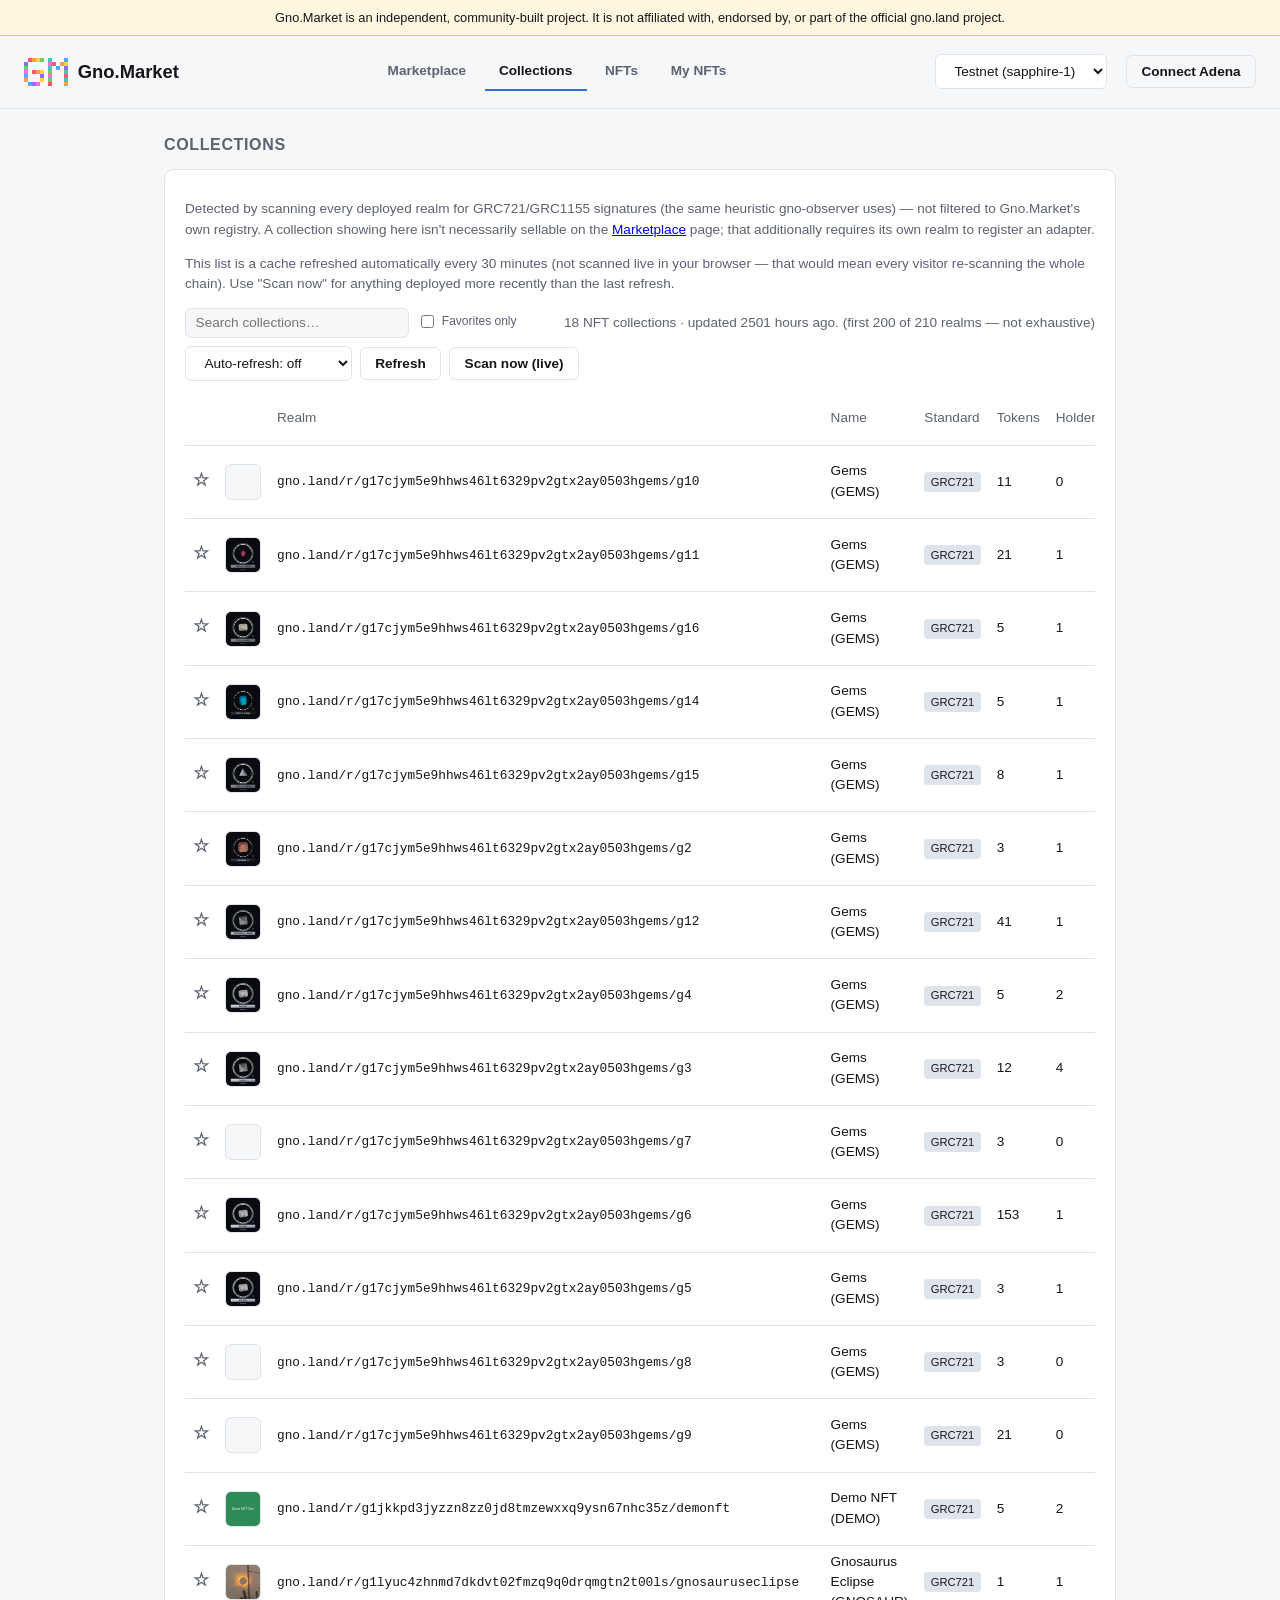
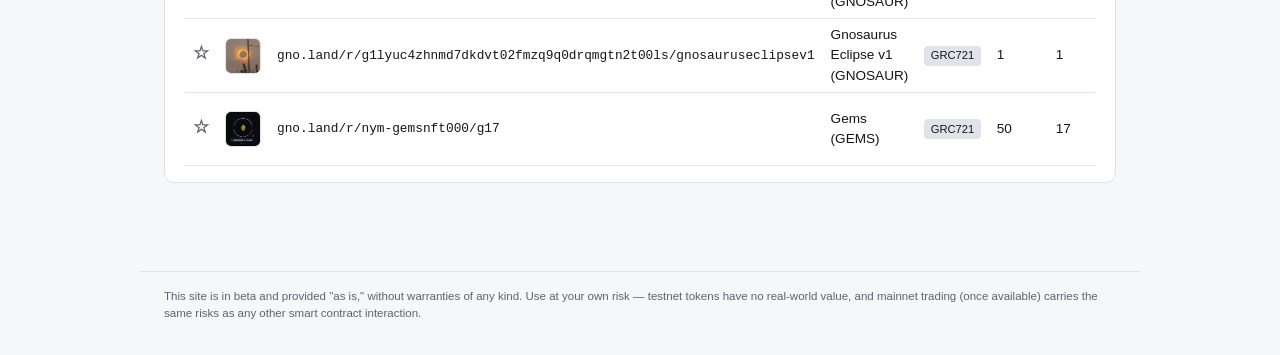
<file: collections/index.html>
<!doctype html>
<html lang="en">
<head>
<meta charset="utf-8" />
<title>Gno.Market — Collections</title>
<meta name="viewport" content="width=device-width, initial-scale=1" />
<meta name="description" content="Browse every NFT collection detected on gno.land, auto-discovered by scanning deployed realms." />

<!-- Open Graph / Twitter Card: link previews in Discord, Slack, X, etc. -->
<meta property="og:type" content="website" />
<meta property="og:site_name" content="Gno.Market" />
<meta property="og:title" content="Collections — Gno.Market" />
<meta property="og:description" content="Browse every NFT collection detected on gno.land, auto-discovered by scanning deployed realms." />
<meta property="og:url" content="https://gno.market/collections/" />
<meta property="og:image" content="https://gno.market/og-image.png" />
<meta name="twitter:card" content="summary_large_image" />
<meta name="twitter:title" content="Collections — Gno.Market" />
<meta name="twitter:description" content="Browse every NFT collection detected on gno.land, auto-discovered by scanning deployed realms." />
<meta name="twitter:image" content="https://gno.market/og-image.png" />
<link rel="icon" type="image/svg+xml" href="/favicon.svg" />
<link rel="stylesheet" href="/style.css" />
</head>
<body>

<div id="topBanner" class="top-banner"></div>

<header>
  <h1><a href="/" class="brand-link"><img src="/favicon.svg" alt="" class="logo-mark" />Gno.Market</a><span id="chainLabel" style="display:none;"></span></h1>
  <nav class="topnav" id="appNav">
    <a href="/">Marketplace</a>
    <a href="/collections/" class="active">Collections</a>
    <a href="/nfts/">NFTs</a>
    <a href="/my-nfts/">My NFTs</a>
  </nav>
  <div style="display:flex; align-items:center; gap:0.6rem;">
    <select id="networkSelect"></select>
    <div id="walletPillContainer"></div>
  </div>
</header>

<main>

<div id="appView">
  <section>
    <h2>Collections</h2>
    <div class="panel">
      <p class="status">
        Detected by scanning every deployed realm for GRC721/GRC1155 signatures (the same heuristic
        gno-observer uses) — not filtered to Gno.Market's own registry. A collection showing here isn't
        necessarily sellable on the <a href="/">Marketplace</a> page; that additionally requires
        its own realm to register an adapter.
      </p>
      <p class="status">
        This list is a cache refreshed automatically every 30 minutes (not scanned live in your browser —
        that would mean every visitor re-scanning the whole chain). Use "Scan now" for anything deployed
        more recently than the last refresh.
      </p>
      <div style="display:flex; justify-content:space-between; align-items:center; margin-bottom:0.75rem; gap:0.5rem; flex-wrap:wrap;">
        <div style="display:flex; align-items:center; gap:0.5rem; flex-wrap:wrap;">
          <input type="text" id="searchInput" placeholder="Search collections…" style="min-width:14rem; flex:1;" />
          <label style="display:flex; align-items:center; gap:0.3rem; white-space:nowrap;">
            <input type="checkbox" id="favoritesOnlyCheckbox" /> Favorites only
          </label>
        </div>
        <span id="scanStatus" class="status"></span>
        <div style="display:flex; align-items:center; gap:0.5rem; flex-wrap:wrap;">
          <select id="autoRefreshSelect" title="Auto-refresh (re-reads the pre-built cache file only — no chain queries)">
            <option value="0">Auto-refresh: off</option>
            <option value="60000">Auto-refresh: 1 min</option>
            <option value="300000">Auto-refresh: 5 min</option>
          </select>
          <button id="refreshBtn" class="secondary">Refresh</button>
          <button id="scanBtn" class="secondary">Scan now (live)</button>
        </div>
      </div>
      <div id="results" style="overflow-x:auto;"></div>
    </div>
  </section>
</div>

</main>

<footer class="site-footer" id="siteFooter"></footer>

<script src="/shared.js?v=15"></script>
<script src="/wallet.js?v=12"></script>
<script>
initNetworkSelect(document.getElementById("networkSelect"), applyNetwork);
initWalletPill(document.getElementById("walletPillContainer"));
initTopBanner(document.getElementById("topBanner"));
initFooter(document.getElementById("siteFooter"));

let scanGeneration = 0;

function applyNetwork() {
  const n = net();
  document.getElementById("chainLabel").textContent = n.chainId + " @ " + n.rpcUrl;
  scanGeneration++; // invalidate any scan still running against the previous network
  loadCachedCollections(); // shows this network's own cached copy instantly if there is one, no blank flash
}

// One row shape for both data sources: the pre-built cache (name/symbol/
// tokenCount/holderCount/image all populated server-side) and a live scan
// (holderCount/image left null — too expensive to compute per-visitor, see
// scripts/refresh-collections.mjs's doc comment).
function collectionRowHtml(c) {
  const netParam = encodeURIComponent(currentNetKey);
  // The link goes to whatever collectionID the marketplace actually knows
  // this collection by — its own real path, unless a satellite adapter
  // fronts it (see SATELLITE_ADAPTERS in shared.js), in which case every
  // downstream link built from here (NFT cards, item pages) needs to carry
  // the adapter's path instead, or "List"/"Buy" would look invisible. The
  // displayed realm text below stays the real path regardless — link
  // target and displayed identity are allowed to differ, but only the
  // link needs to be "correct" for trading to work.
  const pathParam = encodeURIComponent(marketplaceCollectionId(c.path));
  const name = c.name || "(name unavailable)";
  const symbol = c.symbol ? ` (${escapeHtml(c.symbol)})` : "";
  const count = c.tokenCount != null ? c.tokenCount : "?";
  const holders = c.holderCount != null ? c.holderCount : "—";
  const note = c.standard === "GRC1155" ? ' <span class="badge">not tradeable on Gno.Market yet</span>' : "";
  const thumb = c.image
    ? `<img src="${escapeHtml(c.image)}" alt="" class="collection-thumb" />`
    : `<div class="collection-thumb noimg"></div>`;
  // createdAt only ever comes from the cache (see refresh-collections.mjs —
  // it's resolved via a tx-indexer GraphQL query, not something a browser
  // can look up: betanet's indexer has no CORS headers, and there's no
  // vm/* RPC path that returns a deploy date at all). A live-scanned row
  // just shows "—" rather than a wrong or missing-looking blank.
  const created = c.createdAt ? formatDate(c.createdAt) : "—";
  // Filled in by refreshHoldings() once a wallet is connected — checked
  // against c.path (the REAL contract), not the resolved marketplace
  // collectionID, since BalanceOf is a plain read against whatever
  // actually holds the tokens, independent of any adapter.
  const favored = isFavorite("collections", c.path);
  return `
    <tr class="clickable" data-href="/nfts/?collection=${pathParam}&network=${netParam}">
      <td><button type="button" class="fav-star${favored ? " active" : ""}" data-path="${escapeAttr(c.path)}" title="${favored ? "Remove from favorites" : "Add to favorites"}">${favored ? "★" : "☆"}</button></td>
      <td>${thumb}</td>
      <td class="mono">${escapeHtml(c.path)}</td>
      <td>${escapeHtml(name)}${symbol}</td>
      <td><span class="badge">${c.standard}</span>${note}</td>
      <td>${count}</td>
      <td>${holders}</td>
      <td class="you-hold" data-path="${escapeHtml(c.path)}">&mdash;</td>
      <td class="meta">${created}</td>
      <td><a href="/nfts/?collection=${pathParam}&network=${netParam}">View NFTs &rarr;</a></td>
    </tr>`;
}
function escapeAttr(s) { return escapeHtml(s).replace(/`/g, "&#96;"); }

function formatDate(iso) {
  try {
    return new Date(iso).toLocaleDateString(undefined, { year: "numeric", month: "short", day: "numeric" });
  } catch {
    return "—";
  }
}

const RESULTS_TABLE_HEAD =
  `<table class="simple"><thead><tr><th></th><th></th><th>Realm</th><th>Name</th><th>Standard</th><th>Tokens</th><th>Holders</th><th>You hold</th><th>Created</th><th></th></tr></thead><tbody id="resultsBody"></tbody></table>`;

// Best-effort BalanceOf(walletAddress) per visible row — not every
// collection exposes BalanceOf (it's a standard GRC721 convention, not
// something market.NFT itself requires), so a failed read just leaves the
// placeholder rather than erroring the row. Only runs once per row per
// connection (data-checked guards against re-querying rows already done
// when a new batch is appended during a live scan).
async function refreshHoldings() {
  if (!walletAddress) return;
  const cells = Array.from(document.querySelectorAll("#results .you-hold:not([data-checked])"));
  await mapLimit(cells, 6, async (cell) => {
    cell.dataset.checked = "1";
    try {
      const [balance] = parseGnoLines(await qevalOn(cell.dataset.path, `BalanceOf(${JSON.stringify(walletAddress)})`));
      cell.textContent = typeof balance === "number" && balance > 0 ? String(balance) : "—";
    } catch {
      cell.textContent = "—";
    }
  });
}
document.addEventListener("wallet:connected", refreshHoldings);
document.addEventListener("wallet:disconnected", () => {
  document.querySelectorAll("#results .you-hold").forEach((cell) => {
    cell.textContent = "—";
    delete cell.dataset.checked;
  });
});

function wireRowClicks() {
  document.querySelectorAll("#results tr.clickable").forEach((row) => {
    if (row.dataset.wired) return;
    row.dataset.wired = "1";
    row.addEventListener("click", (e) => {
      if (e.target.tagName === "A" || e.target.closest("button")) return; // let the link, or the favorite star, handle its own click
      location.href = row.dataset.href;
    });
  });
  document.querySelectorAll("#results .fav-star:not([data-wired])").forEach((btn) => {
    btn.dataset.wired = "1";
    btn.addEventListener("click", (e) => {
      e.stopPropagation(); // don't also trigger the row's own navigate-on-click
      const now = toggleFavorite("collections", btn.dataset.path);
      btn.textContent = now ? "★" : "☆";
      btn.classList.toggle("active", now);
      btn.title = now ? "Remove from favorites" : "Add to favorites";
      if (document.getElementById("favoritesOnlyCheckbox").checked) applyFilters(); // unfavoriting while filtered to favorites should drop the row immediately
    });
  });
}

function renderTable(items) {
  const resultsEl = document.getElementById("results");
  if (items.length === 0) { resultsEl.innerHTML = ""; return; }
  resultsEl.innerHTML = RESULTS_TABLE_HEAD;
  document.getElementById("resultsBody").innerHTML = items.map(collectionRowHtml).join("");
  wireRowClicks();
  refreshHoldings();
}

function appendRow(item) {
  const resultsEl = document.getElementById("results");
  if (!document.getElementById("resultsBody")) resultsEl.innerHTML = RESULTS_TABLE_HEAD;
  document.getElementById("resultsBody").insertAdjacentHTML("beforeend", collectionRowHtml(item));
  wireRowClicks();
  refreshHoldings();
}

// Full unfiltered list from whichever source last loaded (cache or a live
// scan) — search/favorites filtering re-derives the visible table from
// this instead of re-fetching, so typing in the search box is instant.
let allCollections = [];
function setCollections(items) {
  allCollections = items;
  applyFilters();
}
function applyFilters() {
  const q = document.getElementById("searchInput").value.trim().toLowerCase();
  const favOnly = document.getElementById("favoritesOnlyCheckbox").checked;
  const filtered = allCollections.filter((c) => {
    if (favOnly && !isFavorite("collections", c.path)) return false;
    if (q && !`${c.name || ""} ${c.path}`.toLowerCase().includes(q)) return false;
    return true;
  });
  renderTable(filtered);
}
document.getElementById("searchInput").addEventListener("input", applyFilters);
document.getElementById("favoritesOnlyCheckbox").addEventListener("change", applyFilters);

function collectionsCacheKey() { return `collections:${net().chainId}`; }

// Primary data source: the pre-built cache (see this page's own
// explanatory note in the page). Not present for "local" — a personal
// gnodev instance has no CI to run the generator against — so that network
// falls straight through to "no cached data, use Scan now".
//
// Reads a LOCALLY persisted copy first (instant, zero network) so a page
// load or "Refresh" click never has to blank the table while waiting on
// even the cheap static-file fetch — then fetches the real file to pick up
// anything published since. This is also what makes auto-refresh here safe
// to default on: it's a fetch of our own pre-built JSON, never a chain
// query, so polling it costs the RPC nothing at all.
async function loadCachedCollections() {
  const myGeneration = scanGeneration;
  const statusEl = document.getElementById("scanStatus");
  const key = collectionsCacheKey();
  const cached = cacheGet(key);
  if (cached) {
    setCollections(cached.data.collections);
    statusEl.textContent = `${cached.data.collections.length} NFT collection${cached.data.collections.length === 1 ? "" : "s"} · showing cached copy from ${relativeTime(cached.savedAt)} — refreshing…`;
  } else {
    statusEl.textContent = "Loading…";
  }
  try {
    const res = await fetch(`/data/collections-${net().chainId}.json`, { cache: "no-store" });
    if (myGeneration !== scanGeneration) return;
    if (!res.ok) throw new Error("no cache for this network");
    const data = await res.json();
    if (myGeneration !== scanGeneration) return;
    cacheSet(key, data);
    setCollections(data.collections);
    const truncNote = data.truncated ? ` (first ${data.scannedCount} of ${data.totalRealms} realms — not exhaustive)` : "";
    statusEl.textContent = `${data.collections.length} NFT collection${data.collections.length === 1 ? "" : "s"} · updated ${relativeTime(data.generatedAt)}.${truncNote}`;
  } catch (err) {
    if (myGeneration !== scanGeneration) return;
    if (cached) {
      statusEl.textContent = `${cached.data.collections.length} NFT collection${cached.data.collections.length === 1 ? "" : "s"} · showing cached copy from ${relativeTime(cached.savedAt)} — refresh failed: ${err.message}`;
    } else {
      setCollections([]);
      statusEl.textContent = `No cached data for ${net().label} yet — click "Scan now" for a live scan.`;
    }
  }
}

// Fallback for anything deployed more recently than the last cache refresh
// (or for "local", which has no cache at all): a lighter live scan, missing
// the thumbnail/holder columns the cache computes server-side (see
// scripts/refresh-collections.mjs) — those need per-token enumeration,
// too expensive to repeat in every visitor's own browser.
async function runScan() {
  const myGeneration = ++scanGeneration;
  const btn = document.getElementById("scanBtn");
  const statusEl = document.getElementById("scanStatus");
  btn.disabled = true;
  // Deliberately NOT clearing #results here — whatever's already showing
  // (the cache, or a previous scan) stays up until this scan actually has
  // its first real row to replace it with. Blanking immediately used to
  // mean a scan interrupted by navigating away (or the page coming back
  // from the browser's bfcache mid-scan) could leave the table stuck
  // empty — see pageshow handler below for the bfcache half of that fix.
  let count = 0;
  let cleared = false;
  const items = [];
  try {
    const { found, scannedCount, truncated, totalRealms } = await scanChainForCollections(
      (scanned, total) => {
        if (myGeneration === scanGeneration) statusEl.textContent = `Scanning… ${scanned}/${total} (found ${count})`;
      },
      async (item) => {
        if (myGeneration !== scanGeneration) return; // superseded — stop enriching/rendering for a dead scan
        const summary = await fetchCollectionSummary(item.path).catch(() => ({ name: null, symbol: null, tokenCount: null }));
        if (myGeneration !== scanGeneration) return;
        // Drop GRC721s with no confirmed token count — either a real 0
        // (never minted anything) or unreadable entirely (no TokenCount()
        // at all). Both describe something that isn't a genuine browsable
        // collection: gnoswap's position/v1 and staker never mint, and
        // gnoswap/gnft, despite having real holders, doesn't expose a
        // count either — if we can't even say how many tokens exist, it
        // doesn't belong in a collections list. Leaves GRC1155 alone
        // (TokenCount isn't part of that standard here).
        if (item.standard === "GRC721" && (summary.tokenCount == null || summary.tokenCount === 0)) return;
        count++;
        // Thumbnail only for GRC721 (holder/image logic is per-token-owner,
        // GRC1155's balance-per-holder shape isn't enumerated here yet) —
        // best-effort, a failed/slow lookup shouldn't block the row itself.
        const image = item.standard === "GRC721" ? await fetchFirstTokenImage(item.path).catch(() => null) : null;
        if (myGeneration !== scanGeneration) return;
        const row = { ...item, ...summary, holderCount: null, image };
        items.push(row);
        if (!cleared) { cleared = true; renderTable([]); } // first real row — safe to replace the old view now
        appendRow(row);
      }
    );
    if (myGeneration !== scanGeneration) return; // superseded by a network switch or a newer scan

    cacheSet(collectionsCacheKey(), { collections: items, generatedAt: new Date().toISOString(), truncated, scannedCount, totalRealms });
    allCollections = items; // scan's own progressive appendRow calls already rendered these unfiltered — just sync the backing list, applyFilters() below re-derives the visible table from it
    applyFilters();
    const truncNote = truncated
      ? ` (showing results from the first ${scannedCount} of ${totalRealms} realms — this is a demo-grade scan, not exhaustive)`
      : "";
    statusEl.textContent = count === 0
      ? `0 NFT collections detected across ${scannedCount} realms scanned.`
      : `${count} NFT collection${count === 1 ? "" : "s"} detected across ${scannedCount} realm${scannedCount === 1 ? "" : "s"} scanned.${truncNote}`;
  } catch (err) {
    if (myGeneration === scanGeneration) statusEl.textContent = "Scan failed: " + err.message;
  } finally {
    if (myGeneration === scanGeneration) btn.disabled = false;
  }
}

document.getElementById("scanBtn").addEventListener("click", runScan);
wireRefresh(document.getElementById("refreshBtn"), document.getElementById("autoRefreshSelect"), loadCachedCollections);

// Defensive fix for a real bug: Chrome/Safari can restore this exact page
// from the back-forward cache (no JS re-execution) if the user navigates
// here via the browser's own Back/Forward buttons — which would otherwise
// freeze whatever was showing at the moment they navigated away, blank
// table mid-scan included.
window.addEventListener("pageshow", (e) => { if (e.persisted) loadCachedCollections(); });

// Called last, deliberately — reaches every function/const defined above.
// Every `function` declaration is hoisted so call order among those
// doesn't matter, but a `const`/`let` is not — it sits in its temporal
// dead zone until execution actually reaches that line.
applyNetwork();
</script>
</body>
</html>
</file>
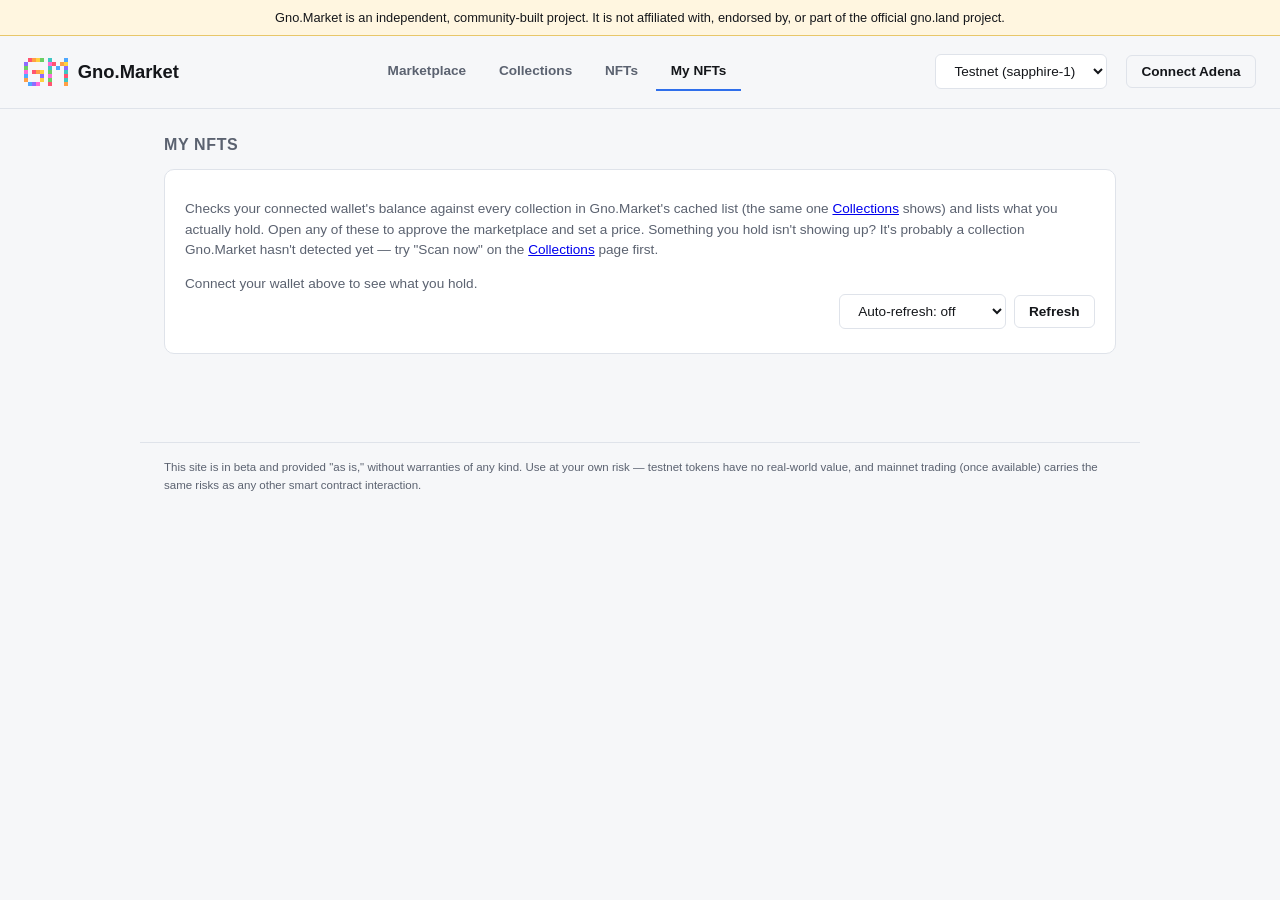
<file: my-nfts/index.html>
<!doctype html>
<html lang="en">
<head>
<meta charset="utf-8" />
<title>Gno.Market — My NFTs</title>
<meta name="viewport" content="width=device-width, initial-scale=1" />
<meta name="description" content="See everything your wallet holds across every known gno.land NFT collection, and list or transfer directly." />

<!-- Open Graph / Twitter Card: link previews in Discord, Slack, X, etc. -->
<meta property="og:type" content="website" />
<meta property="og:site_name" content="Gno.Market" />
<meta property="og:title" content="My NFTs — Gno.Market" />
<meta property="og:description" content="See everything your wallet holds across every known gno.land NFT collection, and list or transfer directly." />
<meta property="og:url" content="https://gno.market/my-nfts/" />
<meta property="og:image" content="https://gno.market/og-image.png" />
<meta name="twitter:card" content="summary_large_image" />
<meta name="twitter:title" content="My NFTs — Gno.Market" />
<meta name="twitter:description" content="See everything your wallet holds across every known gno.land NFT collection, and list or transfer directly." />
<meta name="twitter:image" content="https://gno.market/og-image.png" />
<link rel="icon" type="image/svg+xml" href="/favicon.svg" />
<link rel="stylesheet" href="/style.css" />
</head>
<body>

<div id="topBanner" class="top-banner"></div>

<header>
  <h1><a href="/" class="brand-link"><img src="/favicon.svg" alt="" class="logo-mark" />Gno.Market</a><span id="chainLabel" style="display:none;"></span></h1>
  <nav class="topnav" id="appNav">
    <a href="/">Marketplace</a>
    <a href="/collections/">Collections</a>
    <a href="/nfts/">NFTs</a>
    <a href="/my-nfts/" class="active">My NFTs</a>
  </nav>
  <div style="display:flex; align-items:center; gap:0.6rem;">
    <select id="networkSelect"></select>
    <div id="walletPillContainer"></div>
  </div>
</header>

<main>

<div id="appView">
  <section>
    <h2>My NFTs</h2>
    <div class="panel">
      <p class="status">
        Checks your connected wallet's balance against every collection in Gno.Market's cached list (the
        same one <a href="/collections/">Collections</a> shows) and lists what you actually hold. Open
        any of these to approve the marketplace and set a price. Something you hold isn't showing up? It's
        probably a collection Gno.Market hasn't detected yet — try "Scan now" on the
        <a href="/collections/">Collections</a> page first.
      </p>
      <div id="connectPrompt" class="status" style="display:none;">Connect your wallet above to see what you hold.</div>
      <div id="portfolioSummary" class="status" style="display:none;"></div>
      <div style="display:flex; justify-content:space-between; align-items:center; gap:0.5rem; flex-wrap:wrap; margin-bottom:0.5rem;">
        <div id="scanStatus" class="status" style="margin:0;"></div>
        <div style="display:flex; align-items:center; gap:0.5rem; flex-wrap:wrap;">
          <select id="autoRefreshSelect" title="Auto-refresh (re-scans the chain — off by default to avoid extra load on the shared public RPC)">
            <option value="0">Auto-refresh: off</option>
            <option value="60000">Auto-refresh: 1 min</option>
            <option value="300000">Auto-refresh: 5 min</option>
          </select>
          <button id="refreshBtn" class="secondary">Refresh</button>
        </div>
      </div>
      <div id="grid" class="grid"></div>
    </div>
  </section>
</div>

</main>

<footer class="site-footer" id="siteFooter"></footer>

<script src="/shared.js?v=15"></script>
<script src="/wallet.js?v=12"></script>
<script>
initTopBanner(document.getElementById("topBanner"));
initFooter(document.getElementById("siteFooter"));
initWalletPill(document.getElementById("walletPillContainer"));
initNetworkSelect(document.getElementById("networkSelect"), applyNetwork);

let scanGeneration = 0;

document.addEventListener("wallet:connected", applyNetwork);
document.addEventListener("wallet:disconnected", applyNetwork);

function applyNetwork() {
  document.getElementById("chainLabel").textContent = net().chainId + " @ " + net().rpcUrl;
  scanGeneration++; // invalidate any scan still running against the previous network/wallet
  document.getElementById("scanStatus").textContent = "";
  if (!walletAddress) {
    document.getElementById("grid").innerHTML = "";
    document.getElementById("portfolioSummary").style.display = "none";
    document.getElementById("connectPrompt").style.display = "block";
    return;
  }
  document.getElementById("connectPrompt").style.display = "none";
  loadMyNfts(); // decides for itself whether to show a cached grid instantly or a cold-scan spinner — see its own comment
}

function escapeAttr(s) { return escapeHtml(s).replace(/`/g, "&#96;"); }

let marketAddr = null; // MarketAddress() of the current network's marketplace, loaded once per applyNetwork()

// Renders the actions block for one card — the listed case (price + Cancel
// button), or a placeholder for the unlisted case, resolved asynchronously
// by resolveCardActions() below (needs a live approval check, which
// myTokenCardHtml's synchronous render can't do inline without stalling
// every other card streaming in during a scan). Kept separate from
// myTokenCardHtml so a card's actions can be swapped out in place after a
// list/cancel succeeds, without re-fetching or re-rendering the whole card.
function cardActionsHtml(listing) {
  if (!net().marketplaceDeployed) return "";
  if (listing) {
    const canCancel = walletAddress && listing.seller === walletAddress;
    return `
      <div class="card-actions">
        <div class="price">${ugnotToGnot(listing.price)} GNOT</div>
        ${canCancel
          ? `<button type="button" class="secondary cancel-btn">Cancel listing</button>`
          : `<div class="meta">Listed by ${escapeHtml(truncAddr(listing.seller))}</div>`}
        <p class="status trade-status"></p>
      </div>`;
  }
  return `<div class="card-actions"><p class="status">Checking approval…</p></div>`;
}

// Two states for an unlisted, owned token — same split as /nft/'s
// renderListForm and for the same reason (see wallet.js's
// approveForListing doc comment): the "List" step must only ever fire
// from its own fresh click, never as an automatic continuation after the
// approve step's async wait.
function approveStepHtml() {
  return `
    <div class="card-actions">
      <button type="button" class="approve-btn">Approve marketplace</button>
      <p class="status trade-status"></p>
    </div>`;
}
function listStepHtml() {
  return `
    <div class="card-actions">
      <div class="row-inline">
        <div class="amount-input">
          <input type="number" class="list-price" min="0" step="0.000001" placeholder="0.0" />
          <span class="unit">GNOT</span>
        </div>
        <button type="button" class="list-btn">List NFT</button>
      </div>
      <p class="status trade-status"></p>
    </div>`;
}

// Checks whether this card's token is already approved (collection-wide
// SetApprovalForAll covers every token in it, so a seller who already
// listed one token here needs no re-approval for another) and swaps the
// placeholder for the right step. Safe to call on a card whose listing
// status changed underneath it — bails out via data-key if the card's
// gone from the grid by the time this resolves.
async function resolveCardActions(card) {
  delete card.dataset.needsApprovalCheck;
  if (!net().marketplaceDeployed || !walletAddress || !marketAddr) return;
  const collectionID = card.dataset.collectionId;
  const approved = await isApprovedForListing(collectionID, walletAddress, marketAddr);
  if (!card.isConnected) return; // scan moved on / card was replaced before this resolved
  const actionsEl = card.querySelector(".card-actions");
  if (!actionsEl) return;
  actionsEl.outerHTML = approved ? listStepHtml() : approveStepHtml();
  delete card.dataset.wired;
  wireCardActions();
}

// Picks up any card rendered with the "Checking approval…" placeholder
// (myTokenCardHtml marks these with data-needs-approval-check) and kicks
// off resolveCardActions() for it — call after any bulk or incremental
// grid render.
function resolveUnresolvedCardActions() {
  document.querySelectorAll("#grid .card[data-needs-approval-check]").forEach(resolveCardActions);
}

function myTokenCardHtml(collectionPath, collectionName, t, listing) {
  const tokenName = t.display?.name || `Token ${t.tokenId}`;
  const imgHtml = t.display?.image
    ? `<img src="${escapeHtml(t.display.image)}" alt="${escapeHtml(tokenName)}" />`
    : `<div class="noimg">image</div>`;
  const swatch = t.display?.backgroundColor
    ? `<span class="swatch" style="background:#${escapeHtml(t.display.backgroundColor)}" title="Background #${escapeHtml(t.display.backgroundColor)}"></span>`
    : "";
  // Same resolution every other collection link in the app uses — routes
  // through a satellite adapter's collectionID when one fronts this real
  // path (see SATELLITE_ADAPTERS in shared.js), or "List" on the item page
  // would look invisible.
  const mcid = marketplaceCollectionId(collectionPath);
  const href = `/nft/?collection=${encodeURIComponent(mcid)}&tid=${encodeURIComponent(t.tokenId)}&network=${encodeURIComponent(currentNetKey)}`;
  const needsApprovalCheck = !listing ? ` data-needs-approval-check="1"` : "";
  return `
    <div class="card" data-key="${escapeAttr(collectionPath)}::${escapeAttr(t.tokenId)}" data-collection-id="${escapeAttr(mcid)}" data-real-path="${escapeAttr(collectionPath)}" data-token-id="${escapeAttr(t.tokenId)}"${needsApprovalCheck}>
      <a class="card-link" href="${href}">
        ${imgHtml}
        <div class="body">
          <div class="name">${escapeHtml(tokenName)}${swatch}</div>
          <div class="meta">${escapeHtml(collectionName)}</div>
          ${attributesHtml(t.display?.attributes)}
          <div class="meta">#${escapeHtml(t.tokenId)}</div>
        </div>
      </a>
      ${cardActionsHtml(listing)}
      ${transferBlockHtml(!!listing)}
    </div>`;
}

// Always available for any card here (everything shown is something the
// wallet owns) — separate from cardActionsHtml's listed/unlisted states,
// since a direct transfer bypasses the marketplace entirely and applies
// either way. Collapsed behind a toggle rather than an always-visible
// form, mainly to keep an accidental click away from a text input that
// sends real tokens.
function transferBlockHtml(isListed) {
  const warning = isListed
    ? `<p class="status">This token is listed — transferring it directly will leave that listing stale (the marketplace has no way to see a transfer that didn't go through it). <a href="/" target="_blank" rel="noopener">Clean up stale listings</a> removes it afterward.</p>`
    : "";
  return `
    <div class="transfer-block">
      <button type="button" class="secondary transfer-toggle-btn">Transfer to another wallet</button>
      <div class="transfer-form" style="display:none;">
        ${warning}
        <div class="row-inline">
          <input type="text" class="transfer-address" placeholder="g1... recipient address" />
          <button type="button" class="transfer-send-btn">Send</button>
          <button type="button" class="secondary transfer-cancel-btn">Cancel</button>
        </div>
        <p class="status transfer-status"></p>
      </div>
    </div>`;
}

// Loose sanity check, not real validation — catches an obviously wrong
// paste (empty, wrong prefix, an address copied with trailing whitespace
// or truncated) before spending a click round-tripping to Adena over it.
// The real check happens on-chain: TransferFrom itself rejects anything
// that isn't a real, distinct address.
function looksLikeGnoAddress(s) {
  return /^g1[a-z0-9]{35,42}$/.test(s.trim());
}

// Re-checks this one card's listing status and swaps its actions block in
// place — used after a list/cancel succeeds, so the rest of the grid (and
// any scan still in progress) is left untouched.
async function refreshCardListing(card) {
  const collectionID = card.dataset.collectionId;
  const tokenId = card.dataset.tokenId;
  let listing = null;
  try { listing = await fetchListingFor(collectionID, tokenId); } catch { /* leave as unlisted on error */ }
  const old = card.querySelector(".card-actions");
  const html = cardActionsHtml(listing);
  if (old) old.outerHTML = html;
  else if (html) card.insertAdjacentHTML("beforeend", html);
  delete card.dataset.wired;
  wireCardActions();
  if (!listing) {
    card.dataset.needsApprovalCheck = "1";
    resolveUnresolvedCardActions();
  }
}

// Wires the List/Cancel buttons on any not-yet-wired card currently in the
// grid — safe to call repeatedly as new cards stream in during a scan.
function wireCardActions() {
  document.querySelectorAll("#grid .card:not([data-wired])").forEach((card) => {
    card.dataset.wired = "1";
    const collectionID = card.dataset.collectionId;
    const tokenId = card.dataset.tokenId;
    const setStatus = (msg, cls = "status") => {
      const el = card.querySelector(".trade-status");
      if (el) { el.textContent = msg; el.className = cls + " trade-status"; }
    };

    // Step 1 (approveStepHtml): approve, then swap straight to the List
    // step — deliberately not auto-firing List itself, see wallet.js's
    // approveForListing doc comment.
    const approveBtn = card.querySelector(".approve-btn");
    if (approveBtn) {
      approveBtn.addEventListener("click", async () => {
        approveBtn.disabled = true;
        if (!marketAddr) { setStatus("Marketplace address not loaded yet.", "status error"); approveBtn.disabled = false; return; }
        const res = await approveForListing(collectionID, marketAddr, (msg) => setStatus(msg));
        if (!res.ok) { setStatus(res.message, "status error"); approveBtn.disabled = false; return; }
        setStatus("Approved.", "status ok");
        const actionsEl = card.querySelector(".card-actions");
        if (actionsEl) actionsEl.outerHTML = listStepHtml();
        delete card.dataset.wired;
        wireCardActions();
      });
    }

    // Step 2 (listStepHtml): only ever reached via its own fresh click —
    // either this one, or the one swapped in just above.
    const listBtn = card.querySelector(".list-btn");
    const priceInput = card.querySelector(".list-price");
    if (listBtn && priceInput) {
      const submitList = async () => {
        const priceGnot = parseFloat(priceInput.value);
        if (!(priceGnot > 0)) { setStatus("Enter a positive price first.", "status error"); return; }
        listBtn.disabled = true;
        const priceUgnot = Math.round(priceGnot * 1_000_000);
        const res = await createListing(collectionID, tokenId, priceUgnot, (msg) => setStatus(msg));
        if (res.ok) { setStatus("Listed.", "status ok"); setTimeout(() => refreshCardListing(card), 1200); }
        else { setStatus(res.message, "status error"); listBtn.disabled = false; }
      };
      listBtn.addEventListener("click", submitList);
      // Enter in the price field lists directly — same convenience as
      // submitting any other single-field form.
      priceInput.addEventListener("keydown", (e) => {
        if (e.key === "Enter") submitList();
      });
    }

    const cancelBtn = card.querySelector(".cancel-btn");
    if (cancelBtn) {
      cancelBtn.addEventListener("click", async () => {
        cancelBtn.disabled = true;
        setStatus("Waiting for approval in Adena…");
        const res = await cancelListing(collectionID, tokenId);
        if (res.ok) { setStatus("Listing cancelled.", "status ok"); setTimeout(() => refreshCardListing(card), 1200); }
        else { setStatus(res.message, "status error"); cancelBtn.disabled = false; }
      });
    }

    wireTransferBlock(card);
  });
}

// Direct wallet-to-wallet transfer — separate from the List/Cancel wiring
// above since it bypasses the marketplace entirely (see wallet.js's
// transferToken doc comment) and applies to a card in ANY state, listed
// or not. A successful transfer means the token just left this wallet, so
// unlike list/cancel (which patch just that one card) this re-runs the
// whole scan: the accurate response to "what do I hold now" is a fresh
// scan, not a guess about what else might also need updating.
function wireTransferBlock(card) {
  // Guarded separately from the card's own data-wired flag: unlike
  // .card-actions (replaced wholesale via outerHTML after list/cancel,
  // which is what data-wired protects), the transfer block's DOM nodes
  // are never recreated — only .card-actions is swapped out — so
  // wireCardActions() re-running after that swap must not re-attach a
  // second set of listeners to these same still-existing elements.
  if (card.dataset.transferWired) return;
  card.dataset.transferWired = "1";

  const toggleBtn = card.querySelector(".transfer-toggle-btn");
  const form = card.querySelector(".transfer-form");
  const addressInput = card.querySelector(".transfer-address");
  const sendBtn = card.querySelector(".transfer-send-btn");
  const cancelBtn = card.querySelector(".transfer-cancel-btn");
  const statusEl = card.querySelector(".transfer-status");
  if (!toggleBtn || !form || !addressInput || !sendBtn || !cancelBtn) return;

  const realPath = card.dataset.realPath;
  const tokenId = card.dataset.tokenId;
  const setStatus = (msg, cls = "status") => { statusEl.textContent = msg; statusEl.className = cls + " transfer-status"; };

  toggleBtn.addEventListener("click", () => {
    form.style.display = "";
    toggleBtn.style.display = "none";
    addressInput.focus();
  });
  cancelBtn.addEventListener("click", () => {
    form.style.display = "none";
    toggleBtn.style.display = "";
    addressInput.value = "";
    setStatus("");
  });

  const submitTransfer = async () => {
    const to = addressInput.value.trim();
    if (!looksLikeGnoAddress(to)) { setStatus("Enter a valid g1… address first.", "status error"); return; }
    if (to === walletAddress) { setStatus("That's your own address.", "status error"); return; }
    sendBtn.disabled = true;
    const res = await transferToken(realPath, walletAddress, to, tokenId, (msg) => setStatus(msg));
    if (res.ok) {
      setStatus("Sent.", "status ok");
      setTimeout(() => loadMyNfts(), 1200); // token just left this wallet — a full re-scan is the correct response, not a per-card patch
    } else {
      setStatus(res.message, "status error");
      sendBtn.disabled = false;
    }
  };
  sendBtn.addEventListener("click", submitTransfer);
  addressInput.addEventListener("keydown", (e) => { if (e.key === "Enter") submitTransfer(); });
}

// A full wallet scan means one BalanceOf per known collection plus token
// enumeration for every collection that comes back positive — genuinely
// slow (this is exactly the per-visitor RPC cost flagged as a rate-limit
// risk elsewhere in this app), and redoing it from zero on every page
// load/refresh was the complaint. Caching the last result per (network,
// wallet) in localStorage means a reload shows something instantly; the
// real scan still runs every time to catch changes, just in the
// background, and only replaces what's on screen once it's done.
function myNftsCacheKey() { return `myNfts:${net().chainId}:${walletAddress}`; }

// Thin wrappers over shared.js's generic cacheGet/cacheSet keeping this
// page's own {savedAt, entries} shape so the rest of this file didn't need
// to change when the cache mechanism itself moved to shared.js.
function loadMyNftsCache() {
  const cached = cacheGet(myNftsCacheKey());
  return cached && Array.isArray(cached.data) ? { savedAt: cached.savedAt, entries: cached.data } : null;
}
function saveMyNftsCache(entries) { cacheSet(myNftsCacheKey(), entries); }

function renderEntry(e) { return myTokenCardHtml(e.collectionPath, e.collectionName, e.token, e.listing); }
function renderEntries(entries) {
  document.getElementById("grid").innerHTML = entries.map(renderEntry).join("");
  wireCardActions();
  resolveUnresolvedCardActions();
  renderPortfolioSummary(entries);
}

// Deliberately NOT a "portfolio value" in the usual sense — this app has
// no price oracle and no floor-price tracking, so an unlisted token has
// no price signal at all, not even an estimate. The only honest number
// here is the total of what's currently listed; everything else is
// disclosed as a count with no value attached, rather than inventing one.
function renderPortfolioSummary(entries) {
  const el = document.getElementById("portfolioSummary");
  if (entries.length === 0) { el.style.display = "none"; return; }
  const listed = entries.filter((e) => e.listing);
  const totalUgnot = listed.reduce((sum, e) => sum + e.listing.price, 0);
  const unlistedCount = entries.length - listed.length;
  el.style.display = "block";
  el.textContent = listed.length === 0
    ? `${entries.length} token${entries.length === 1 ? "" : "s"} held, none currently listed — no price signal available for any of them.`
    : `${listed.length} listed token${listed.length === 1 ? "" : "s"} worth ${ugnotToGnot(totalUgnot)} GNOT total` +
      (unlistedCount > 0 ? ` · ${unlistedCount} more held but not listed (no price signal available for those)` : "") + ".";
}

async function loadMyNfts() {
  const myGeneration = scanGeneration;
  const me = walletAddress;
  const statusEl = document.getElementById("scanStatus");
  const grid = document.getElementById("grid");

  const cached = loadMyNftsCache();
  const hasCache = !!cached?.entries.length;
  if (hasCache) {
    renderEntries(cached.entries);
  } else {
    grid.innerHTML = skeletonGridHtml(6);
  }
  const setScanStatus = (msg, cls = "status") => { statusEl.innerHTML = msg; statusEl.className = cls; };
  setScanStatus(hasCache
    ? `<span class="spinner"></span>Showing ${cached.entries.length} cached token${cached.entries.length === 1 ? "" : "s"} from ${relativeTime(cached.savedAt)} — refreshing…`
    : `<span class="spinner"></span>Scanning your wallet — this can take a few seconds…`);

  let collections;
  try {
    const res = await fetch(`/data/collections-${net().chainId}.json`, { cache: "no-store" });
    if (!res.ok) throw new Error(`no cached collections for ${net().label} yet — try Collections' "Scan now"`);
    const data = await res.json();
    collections = data.collections.filter((c) => c.standard === "GRC721"); // GRC1155 balances aren't enumerated per-token here yet
  } catch (err) {
    if (myGeneration !== scanGeneration) return;
    setScanStatus(hasCache
      ? `Showing ${cached.entries.length} cached token${cached.entries.length === 1 ? "" : "s"} from ${relativeTime(cached.savedAt)} — refresh failed: ${err.message}`
      : "Couldn't check your holdings: " + err.message, "status error");
    return;
  }
  if (myGeneration !== scanGeneration) return;

  // Loaded once up front (not per-token) so every card can render its
  // List/Cancel controls without an extra round-trip each.
  marketAddr = null;
  let listingsByKey = new Map();
  if (net().marketplaceDeployed) {
    try { [marketAddr] = parseGnoLines(await qevalOn(net().marketPkgPath, "MarketAddress()")); } catch { /* controls stay disabled below */ }
    try {
      const listings = await fetchAllListings();
      listingsByKey = new Map(listings.map((l) => [`${l.collectionID}::${l.tokenId}`, l]));
    } catch { /* listing-status lookups just come back empty — not fatal */ }
  }
  if (myGeneration !== scanGeneration) return;

  const freshEntries = [];
  let checked = 0, found = 0;
  const updateStatus = () => {
    if (myGeneration !== scanGeneration) return;
    const progress = `checked ${checked}/${collections.length} collection${collections.length === 1 ? "" : "s"}${found ? ` · ${found} found so far` : ""}`;
    setScanStatus(`<span class="spinner"></span>${hasCache ? "Refreshing" : "Scanning"} — ${progress}…`);
  };
  updateStatus();

  await mapLimit(collections, 4, async (c) => {
    if (myGeneration !== scanGeneration) return;
    // BalanceOf is a GRC721 convention, not something market.NFT itself
    // requires (see collections.html's own note on this) — a collection
    // is free not to implement it. A FAILED call is not the same as a
    // confirmed zero: treating "no BalanceOf" as "definitely owns
    // nothing" used to skip enumeration entirely for any such collection,
    // silently hiding real tokens a wallet genuinely held (confirmed live:
    // demonft has no BalanceOf, and a token transferred into a wallet
    // never showed up here at all until this distinction was made). Only
    // a call that actually succeeds and reports <= 0 is trusted to skip
    // the expensive enumeration below.
    let knownEmpty = false;
    try {
      const [b] = parseGnoLines(await qevalOn(c.path, `BalanceOf(${JSON.stringify(me)})`));
      if (typeof b === "number") knownEmpty = b <= 0;
    } catch { /* no BalanceOf, or it errored — unknown, not confirmed empty; enumerate to be sure */ }
    checked++;
    updateStatus();
    if (knownEmpty || myGeneration !== scanGeneration) return;

    // Only now enumerate this collection's actual tokens — BalanceOf just
    // told us a positive count exists, not which IDs, and enumeration is
    // the expensive part, so it only runs for collections we know are
    // worth it. fetchCollectionTokens never trusts tokenCount as a hard
    // cap (see its own doc comment in shared.js) — a burn can leave a real
    // held token past that count, which matters most exactly here, where
    // missing one means a real NFT you own silently never shows up to list.
    await fetchCollectionTokens(c.path, c.tokenCount, null, async (t) => {
      if (myGeneration !== scanGeneration || t.owner !== me) return;
      const display = await fetchTokenDisplayInfo(c.path, t.tokenId, t.tokenURI);
      if (myGeneration !== scanGeneration) return;
      found++;
      const listing = listingsByKey.get(`${marketplaceCollectionId(c.path)}::${t.tokenId}`) || null;
      const entry = { collectionPath: c.path, collectionName: c.name || c.path, token: { ...t, display }, listing };
      freshEntries.push(entry);
      if (!hasCache) {
        // Cold start (nothing cached yet worth preserving on screen) —
        // reveal cards as they're found instead of waiting for the whole
        // scan to finish.
        if (found === 1) grid.innerHTML = ""; // first real card — clear the skeleton placeholders
        grid.insertAdjacentHTML("beforeend", renderEntry(entry));
        wireCardActions();
        resolveUnresolvedCardActions();
      }
      updateStatus();
    });
  });
  if (myGeneration !== scanGeneration) return;

  // Always finish with an authoritative full re-render from the fresh scan
  // — this is what catches a token sold/transferred away since the cache
  // was written, not just newly-found ones.
  renderEntries(freshEntries);
  saveMyNftsCache(freshEntries);

  setScanStatus(found === 0
    ? `You don't hold any tokens in the ${collections.length} collection${collections.length === 1 ? "" : "s"} Gno.Market currently knows about.`
    : `${found} token${found === 1 ? "" : "s"} across ${collections.length} collection${collections.length === 1 ? "" : "s"} checked.`);
}

wireRefresh(document.getElementById("refreshBtn"), document.getElementById("autoRefreshSelect"), () => { if (walletAddress) loadMyNfts(); });
window.addEventListener("pageshow", (e) => { if (e.persisted && walletAddress) loadMyNfts(); });

// Called last, deliberately — reaches every function/const defined above,
// including marketAddr, which loadMyNfts touches synchronously as part of
// its own cache-first read. Every `function` declaration is hoisted so
// call order among those doesn't matter, but a `const`/`let` is not — it
// sits in its temporal dead zone until execution actually reaches that
// line.
applyNetwork();
</script>
</body>
</html>
</file>
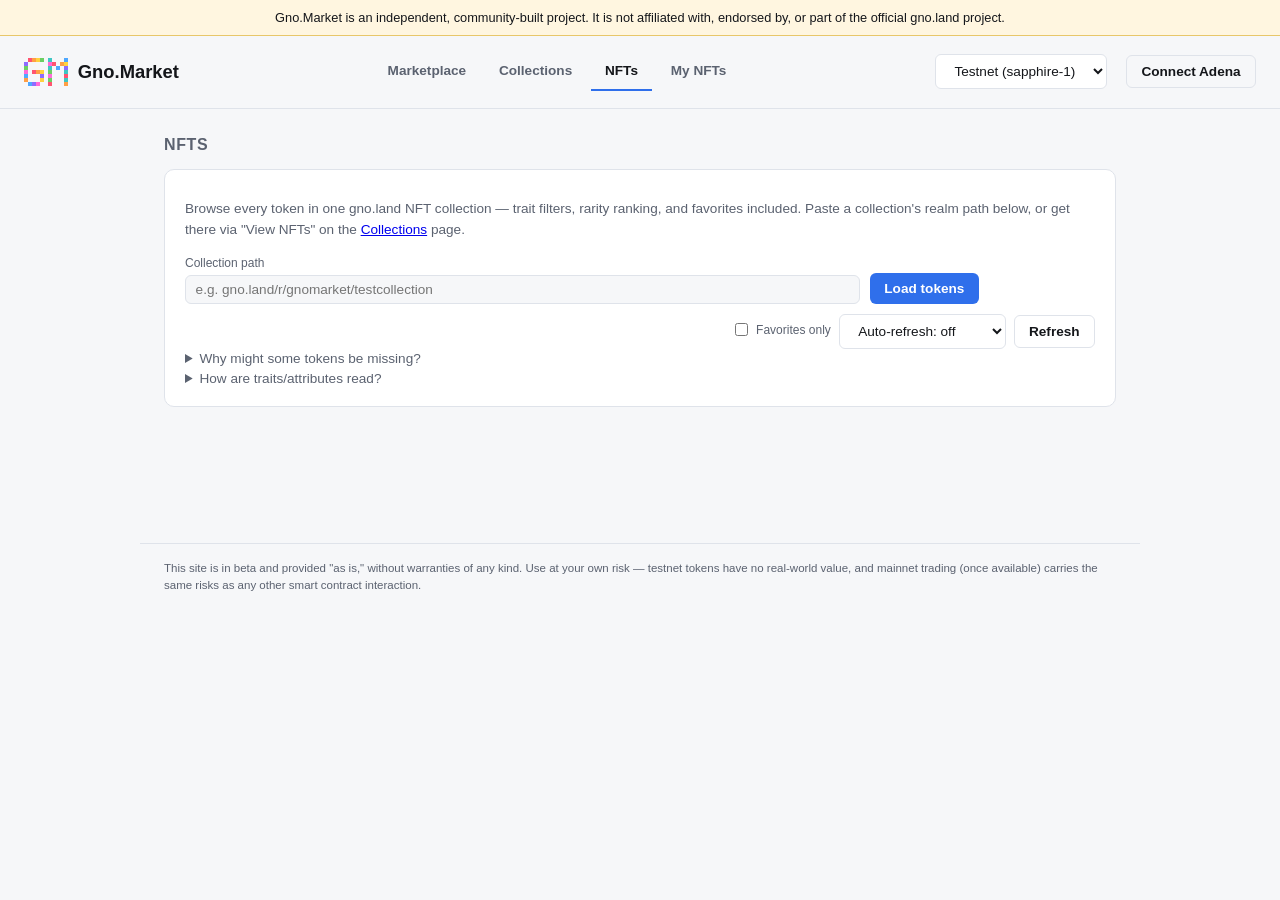
<file: nfts/index.html>
<!doctype html>
<html lang="en">
<head>
<meta charset="utf-8" />
<title>Gno.Market — NFTs</title>
<meta name="viewport" content="width=device-width, initial-scale=1" />
<meta name="description" content="View every token in any GRC721 collection on gno.land, with trait filters and rarity ranking." />

<!-- Open Graph / Twitter Card: link previews in Discord, Slack, X, etc. -->
<meta property="og:type" content="website" />
<meta property="og:site_name" content="Gno.Market" />
<meta property="og:title" content="Browse NFTs — Gno.Market" />
<meta property="og:description" content="View every token in any GRC721 collection on gno.land, with trait filters and rarity ranking." />
<meta property="og:url" content="https://gno.market/nfts/" />
<meta property="og:image" content="https://gno.market/og-image.png" />
<meta name="twitter:card" content="summary_large_image" />
<meta name="twitter:title" content="Browse NFTs — Gno.Market" />
<meta name="twitter:description" content="View every token in any GRC721 collection on gno.land, with trait filters and rarity ranking." />
<meta name="twitter:image" content="https://gno.market/og-image.png" />
<link rel="icon" type="image/svg+xml" href="/favicon.svg" />
<link rel="stylesheet" href="/style.css" />
</head>
<body>

<div id="topBanner" class="top-banner"></div>

<header>
  <h1><a href="/" class="brand-link"><img src="/favicon.svg" alt="" class="logo-mark" />Gno.Market</a><span id="chainLabel" style="display:none;"></span></h1>
  <nav class="topnav" id="appNav">
    <a href="/">Marketplace</a>
    <a href="/collections/">Collections</a>
    <a href="/nfts/" class="active">NFTs</a>
    <a href="/my-nfts/">My NFTs</a>
  </nav>
  <div style="display:flex; align-items:center; gap:0.6rem;">
    <select id="networkSelect"></select>
    <div id="walletPillContainer"></div>
  </div>
</header>

<main>

<div id="appView">
  <section>
    <h2>NFTs</h2>
    <div class="panel">
      <p class="status">
        Browse every token in one gno.land NFT collection — trait filters, rarity ranking, and favorites
        included. Paste a collection's realm path below, or get there via "View NFTs" on the
        <a href="/collections/">Collections</a> page.
      </p>
      <div class="row">
        <div class="field" style="flex:3;">
          <label>Collection path</label>
          <input type="text" id="collectionInput" placeholder="e.g. gno.land/r/gnomarket/testcollection" />
        </div>
        <div class="field">
          <button id="loadBtn">Load tokens</button>
        </div>
      </div>
      <div style="display:flex; justify-content:space-between; align-items:center; gap:0.5rem; flex-wrap:wrap;">
        <p class="status" id="summaryStatus" style="margin:0;"></p>
        <div style="display:flex; align-items:center; gap:0.5rem; flex-wrap:wrap;">
          <label style="display:flex; align-items:center; gap:0.3rem; white-space:nowrap;">
            <input type="checkbox" id="favoritesOnlyCheckbox" /> Favorites only
          </label>
          <select id="autoRefreshSelect" title="Auto-refresh (re-scans the chain — off by default to avoid extra load on the shared public RPC)">
            <option value="0">Auto-refresh: off</option>
            <option value="60000">Auto-refresh: 1 min</option>
            <option value="300000">Auto-refresh: 5 min</option>
          </select>
          <button id="refreshBtn" class="secondary">Refresh</button>
        </div>
      </div>
      <details>
        <summary>Why might some tokens be missing?</summary>
        <p class="status">
          There's no standard function for "list every token ID in this collection" (BalanceOf tells you
          how many an address holds, not which ones) — this page probes sequential indices against the ID
          conventions we know about (this repo's own 1-based decimal, plain 0-based decimal, and
          <span class="mono">gno.land/p/nt/seqid</span>'s 0-based compact encoding — the last one is common
          since seqid is a standard package), up to the collection's own <code>TokenCount()</code> if it
          exposes one, otherwise up to 60. A collection using some other ID scheme won't enumerate correctly
          here.
        </p>
      </details>
      <details>
        <summary>How are traits/attributes read?</summary>
        <p class="status">
          Metadata is read via whichever of gno.land's two officially-sanctioned interfaces the collection
          implements: <code>TokenURI()</code> (a URI a client fetches/decodes — attributes come along for
          free, it's all one JSON blob) or <code>TokenMetadata()</code> (an on-chain struct, OpenSea schema).
          The on-chain path is trickier: a bare <code>TokenMetadata()</code> call renders its
          <code>Attributes []Trait</code> field as an opaque object reference, not the actual list — the
          chain's query interface doesn't expand nested list data in a plain function-call query. This page
          works around that by evaluating a small inline expression per attribute (indexing directly into
          the slice on the chain side and returning a plain string), which the same query interface renders
          normally. One accepted trade-off: trait type and value are combined as
          <span class="mono">type=value</span> in a single query to keep the request count down, so a value
          that itself contains "=" would split incorrectly — real trait values are simple labels in
          practice, so this hasn't been an issue.
        </p>
      </details>
    </div>
  </section>

  <section>
    <div id="tokensStatus" class="status"></div>
    <div id="traitFilters" class="toolbar" style="display:none;"></div>
    <div id="grid" class="grid"></div>
  </section>
</div>

</main>

<footer class="site-footer" id="siteFooter"></footer>

<script src="/shared.js?v=15"></script>
<script src="/wallet.js?v=12"></script>
<script>
initTopBanner(document.getElementById("topBanner"));
initFooter(document.getElementById("siteFooter"));
initNetworkSelect(document.getElementById("networkSelect"), () => {
  document.getElementById("chainLabel").textContent = net().chainId + " @ " + net().rpcUrl;
  loadGeneration++; // invalidate any load still running against the previous network
  // A collection path is chain-specific — the realm you were just looking
  // at almost certainly doesn't exist on the network you just switched to,
  // so leaving its tokens on screen would be showing stale, wrong-chain
  // data as if it were current. Clear back to the empty state instead.
  document.getElementById("collectionInput").value = "";
  document.getElementById("grid").innerHTML = "";
  document.getElementById("traitFilters").style.display = "none";
  document.getElementById("traitFilters").innerHTML = "";
  document.getElementById("summaryStatus").textContent = "";
  document.getElementById("summaryStatus").className = "status";
  document.getElementById("tokensStatus").textContent = "";
  allTokens = [];
  activeTraitFilters = {};
  currentCollectionPath = "";
});
initWalletPill(document.getElementById("walletPillContainer"));

let loadGeneration = 0;

function escapeAttr(s) { return escapeHtml(s).replace(/`/g, "&#96;"); }

// rank/total are only known once the WHOLE collection has been scanned
// (rarity is relative to every other token's traits) — undefined during
// the cold-start progressive reveal, where each card renders the moment
// its own probe resolves, well before the full set exists.
function tokenCardHtml(collectionPath, t, rank, total) {
  const tokenName = t.display?.name || `Token ${t.tokenId}`;
  const imgHtml = t.display?.image
    ? `<img src="${escapeHtml(t.display.image)}" alt="${escapeHtml(tokenName)}" />`
    : `<div class="noimg">image</div>`;
  const swatch = t.display?.backgroundColor
    ? `<span class="swatch" style="background:#${escapeHtml(t.display.backgroundColor)}" title="Background #${escapeHtml(t.display.backgroundColor)}"></span>`
    : "";
  const descHtml = t.display?.description
    ? `<div class="meta" title="${escapeHtml(t.display.description)}">${escapeHtml(truncate(t.display.description, 90))}</div>`
    : "";
  const rarityHtml = rank != null
    ? `<div class="meta">Rarity #${rank}/${total}</div>`
    : "";
  // Resolve to a satellite adapter's collectionID when one fronts this
  // path (see SATELLITE_ADAPTERS in shared.js) — covers browsing here by
  // typing a real path directly, not just arriving via a Collections page
  // link that already resolved it. Also what favoriting keys on, so a
  // favorite set from here and from the marketplace listings page (which
  // only ever sees this same resolved ID) land on the same key.
  const mcid = marketplaceCollectionId(collectionPath);
  const href = `/nft/?collection=${encodeURIComponent(mcid)}&tid=${encodeURIComponent(t.tokenId)}&network=${encodeURIComponent(currentNetKey)}`;
  const favKey = `${mcid}::${t.tokenId}`;
  const favored = isFavorite("nfts", favKey);
  return `
    <a class="card-link" href="${href}">
      <div class="card" data-key="${escapeAttr(t.tokenId)}">
        <button type="button" class="fav-star card-fav-star${favored ? " active" : ""}" data-fav-key="${escapeAttr(favKey)}" title="${favored ? "Remove from favorites" : "Add to favorites"}">${favored ? "★" : "☆"}</button>
        ${imgHtml}
        <div class="body">
          <div class="name">${escapeHtml(tokenName)}${swatch}</div>
          <div class="meta">${escapeHtml(collectionPath)}</div>
          ${descHtml}
          ${rarityHtml}
          ${attributesHtml(t.display?.attributes)}
          <div class="meta">#${escapeHtml(t.tokenId)} &middot; owner ${truncAddr(t.owner)}</div>
        </div>
      </div>
    </a>`;
}

// Standard trait-rarity scoring (the same method rarity.tools/similar
// sites use): each of a token's traits contributes total/frequency of
// that exact trait-type+value pair, so a trait only 1 of 40 tokens has
// contributes far more than one 30 of 40 share — sum across all of a
// token's traits, then rank descending (rank 1 = rarest). Needs the
// WHOLE collection to mean anything, so this only ever runs against a
// complete token list, never the partial set mid cold-scan.
function computeRarityRanks(tokens) {
  const total = tokens.length;
  const freq = new Map();
  for (const t of tokens) {
    for (const attr of t.display?.attributes || []) {
      const key = `${attr.traitType}|${attr.value}`;
      freq.set(key, (freq.get(key) || 0) + 1);
    }
  }
  const scored = tokens.map((t) => {
    let score = 0;
    for (const attr of t.display?.attributes || []) {
      const key = `${attr.traitType}|${attr.value}`;
      score += total / (freq.get(key) || 1);
    }
    return { tokenId: t.tokenId, score };
  });
  scored.sort((a, b) => b.score - a.score);
  const rankByTokenId = new Map();
  scored.forEach((s, i) => rankByTokenId.set(s.tokenId, i + 1));
  return rankByTokenId;
}

// traitType -> Set(values) present anywhere in the collection, for
// building the filter panel's dropdowns.
function buildTraitFacets(tokens) {
  const facets = new Map();
  for (const t of tokens) {
    for (const attr of t.display?.attributes || []) {
      if (!facets.has(attr.traitType)) facets.set(attr.traitType, new Set());
      facets.get(attr.traitType).add(attr.value);
    }
  }
  return facets;
}

let allTokens = []; // full, unfiltered set for the currently loaded collection — filter/rarity re-render from this without a refetch
let currentCollectionPath = "";
let activeTraitFilters = {}; // traitType -> selected value, or absent/"" for "All"

function renderTraitFilterPanel(tokens) {
  const el = document.getElementById("traitFilters");
  const facets = buildTraitFacets(tokens);
  if (facets.size === 0) { el.style.display = "none"; el.innerHTML = ""; return; }
  el.style.display = "flex";
  el.innerHTML = [...facets.entries()].map(([traitType, values]) => {
    const selected = activeTraitFilters[traitType] || "";
    const options = [`<option value="">${escapeHtml(traitType)}: All</option>`]
      .concat([...values].sort().map((v) => `<option value="${escapeAttr(v)}"${v === selected ? " selected" : ""}>${escapeHtml(v)}</option>`));
    return `<select data-trait-type="${escapeAttr(traitType)}">${options.join("")}</select>`;
  }).join("");
  el.querySelectorAll("select").forEach((sel) => {
    sel.addEventListener("change", () => {
      const t = sel.dataset.traitType;
      if (sel.value) activeTraitFilters[t] = sel.value; else delete activeTraitFilters[t];
      renderTokenGrid();
    });
  });
}

function passesTraitFilters(t) {
  if (document.getElementById("favoritesOnlyCheckbox").checked) {
    const favKey = `${marketplaceCollectionId(currentCollectionPath)}::${t.tokenId}`;
    if (!isFavorite("nfts", favKey)) return false;
  }
  const attrs = t.display?.attributes || [];
  for (const [traitType, value] of Object.entries(activeTraitFilters)) {
    if (!attrs.some((a) => a.traitType === traitType && a.value === value)) return false;
  }
  return true;
}

// The one place that actually writes to #grid once a collection's full
// token list is known — computes rarity + facets fresh each time (cheap
// relative to everything else on this page) and applies whatever trait
// filters are currently selected.
function renderTokenGrid() {
  const rankByTokenId = computeRarityRanks(allTokens);
  renderTraitFilterPanel(allTokens);
  const visible = allTokens.filter(passesTraitFilters);
  const grid = document.getElementById("grid");
  grid.innerHTML = visible.map((t) => tokenCardHtml(currentCollectionPath, t, rankByTokenId.get(t.tokenId), allTokens.length)).join("");
  grid.querySelectorAll(".card-fav-star").forEach((btn) => {
    btn.addEventListener("click", (e) => {
      e.preventDefault();
      e.stopPropagation();
      const now = toggleFavorite("nfts", btn.dataset.favKey);
      btn.textContent = now ? "★" : "☆";
      btn.classList.toggle("active", now);
      btn.title = now ? "Remove from favorites" : "Add to favorites";
    });
  });
}

function tokensCacheKey(path) { return `tokens:${net().chainId}:${path}`; }

async function loadTokens() {
  const myGeneration = ++loadGeneration;
  const path = document.getElementById("collectionInput").value.trim();
  const summaryEl = document.getElementById("summaryStatus");
  const statusEl = document.getElementById("tokensStatus");
  const grid = document.getElementById("grid");
  const btn = document.getElementById("loadBtn");

  if (!path) {
    grid.innerHTML = "";
    statusEl.textContent = "";
    summaryEl.textContent = "Enter a collection path first — or pick one from the Collections page.";
    summaryEl.className = "status error";
    return;
  }

  if (path !== currentCollectionPath) activeTraitFilters = {}; // a different collection's traits mean nothing here
  currentCollectionPath = path;

  // Show whatever's cached for this exact collection instantly — never
  // blank the grid just because a refresh (manual, auto, or a fresh page
  // load) started. Only replaced once the live scan below has a complete,
  // authoritative result to swap in.
  const cacheKey = tokensCacheKey(path);
  const cached = cacheGet(cacheKey);
  const hasCache = !!cached?.data.length;
  if (hasCache) {
    allTokens = cached.data;
    renderTokenGrid();
    statusEl.textContent = `Showing ${cached.data.length} cached token${cached.data.length === 1 ? "" : "s"} from ${relativeTime(cached.savedAt)} — refreshing…`;
  } else {
    allTokens = [];
    grid.innerHTML = skeletonGridHtml(8);
    document.getElementById("traitFilters").style.display = "none";
    statusEl.textContent = "";
  }

  btn.disabled = true;
  summaryEl.textContent = "Reading collection summary…";
  summaryEl.className = "status";
  try {
    const summary = await fetchCollectionSummary(path);
    if (myGeneration !== loadGeneration) return;
    const name = summary.name || "(name unavailable — this collection may not expose a plain Name() function)";
    const countNote = summary.tokenCount != null ? `${summary.tokenCount} tokens (TokenCount)` : "token count unavailable, probing up to 60";
    summaryEl.textContent = `${name} — ${countNote}`;

    statusEl.textContent = hasCache ? "Refreshing…" : "Loading tokens…";
    let found = 0;
    const freshTokens = [];
    const tokens = await fetchCollectionTokens(
      path, summary.tokenCount,
      (i, limit) => {
        if (myGeneration === loadGeneration) statusEl.textContent = `${hasCache ? "Refreshing" : "Checking"} token ${i} of up to ${limit}… (found ${found})`;
      },
      async (t) => {
        if (myGeneration !== loadGeneration) return;
        const display = await fetchTokenDisplayInfo(path, t.tokenId, t.tokenURI);
        if (myGeneration !== loadGeneration) return;
        found++;
        const enriched = { ...t, display };
        freshTokens.push(enriched);
        // Cold start only — reveal cards as they're found instead of
        // waiting for the whole collection to finish probing. When
        // there's a cache, the old grid stays put until the authoritative
        // re-render below, rather than mixing old and partial-new cards.
        if (!hasCache) {
          if (found === 1) grid.innerHTML = ""; // first real card — clear the skeleton placeholders
          grid.insertAdjacentHTML("beforeend", tokenCardHtml(path, enriched));
        }
      }
    );
    if (myGeneration !== loadGeneration) return;

    // Authoritative full re-render either way — catches a token sold,
    // transferred, or burned since the cache was written, not just newly
    // found ones. Also the first point rarity/trait filters have a
    // complete set to work from.
    allTokens = freshTokens;
    renderTokenGrid();
    cacheSet(cacheKey, freshTokens);
    statusEl.textContent = tokens.length === 0
      ? "No tokens found (or this collection doesn't expose OwnerOf as a plain package-level function)."
      : `${tokens.length} token${tokens.length === 1 ? "" : "s"} found.`;
  } catch (err) {
    if (myGeneration === loadGeneration) {
      if (hasCache) {
        statusEl.textContent = `Showing ${cached.data.length} cached token${cached.data.length === 1 ? "" : "s"} from ${relativeTime(cached.savedAt)} — refresh failed: ${err.message}`;
      } else {
        summaryEl.textContent = "Failed to load: " + err.message;
        summaryEl.className = "status error";
      }
    }
  } finally {
    if (myGeneration === loadGeneration) btn.disabled = false;
  }
}

document.getElementById("loadBtn").addEventListener("click", loadTokens);
document.getElementById("collectionInput").addEventListener("keydown", (e) => {
  if (e.key === "Enter") loadTokens();
});
wireRefresh(document.getElementById("refreshBtn"), document.getElementById("autoRefreshSelect"), loadTokens);
window.addEventListener("pageshow", (e) => { if (e.persisted) loadTokens(); });
document.getElementById("favoritesOnlyCheckbox").addEventListener("change", () => { if (allTokens.length) renderTokenGrid(); });

// Arrive pre-filled from /collections/'s "View NFTs" link.
const params = new URLSearchParams(location.search);
const netParam = params.get("network");
if (netParam && NETWORKS[netParam]) {
  currentNetKey = netParam;
  try { localStorage.setItem(NETWORK_STORAGE_KEY, currentNetKey); } catch { /* ignore */ }
  document.getElementById("networkSelect").value = currentNetKey;
}
document.getElementById("chainLabel").textContent = net().chainId + " @ " + net().rpcUrl;

const collectionParam = params.get("collection");
if (collectionParam) {
  document.getElementById("collectionInput").value = collectionParam;
}

// Called last, deliberately — reaches every function/const defined above.
// Every `function` declaration is hoisted so call order among those
// doesn't matter, but a `const`/`let` is not — it sits in its temporal
// dead zone until execution actually reaches that line.
if (collectionParam) loadTokens();
</script>
</body>
</html>
</file>
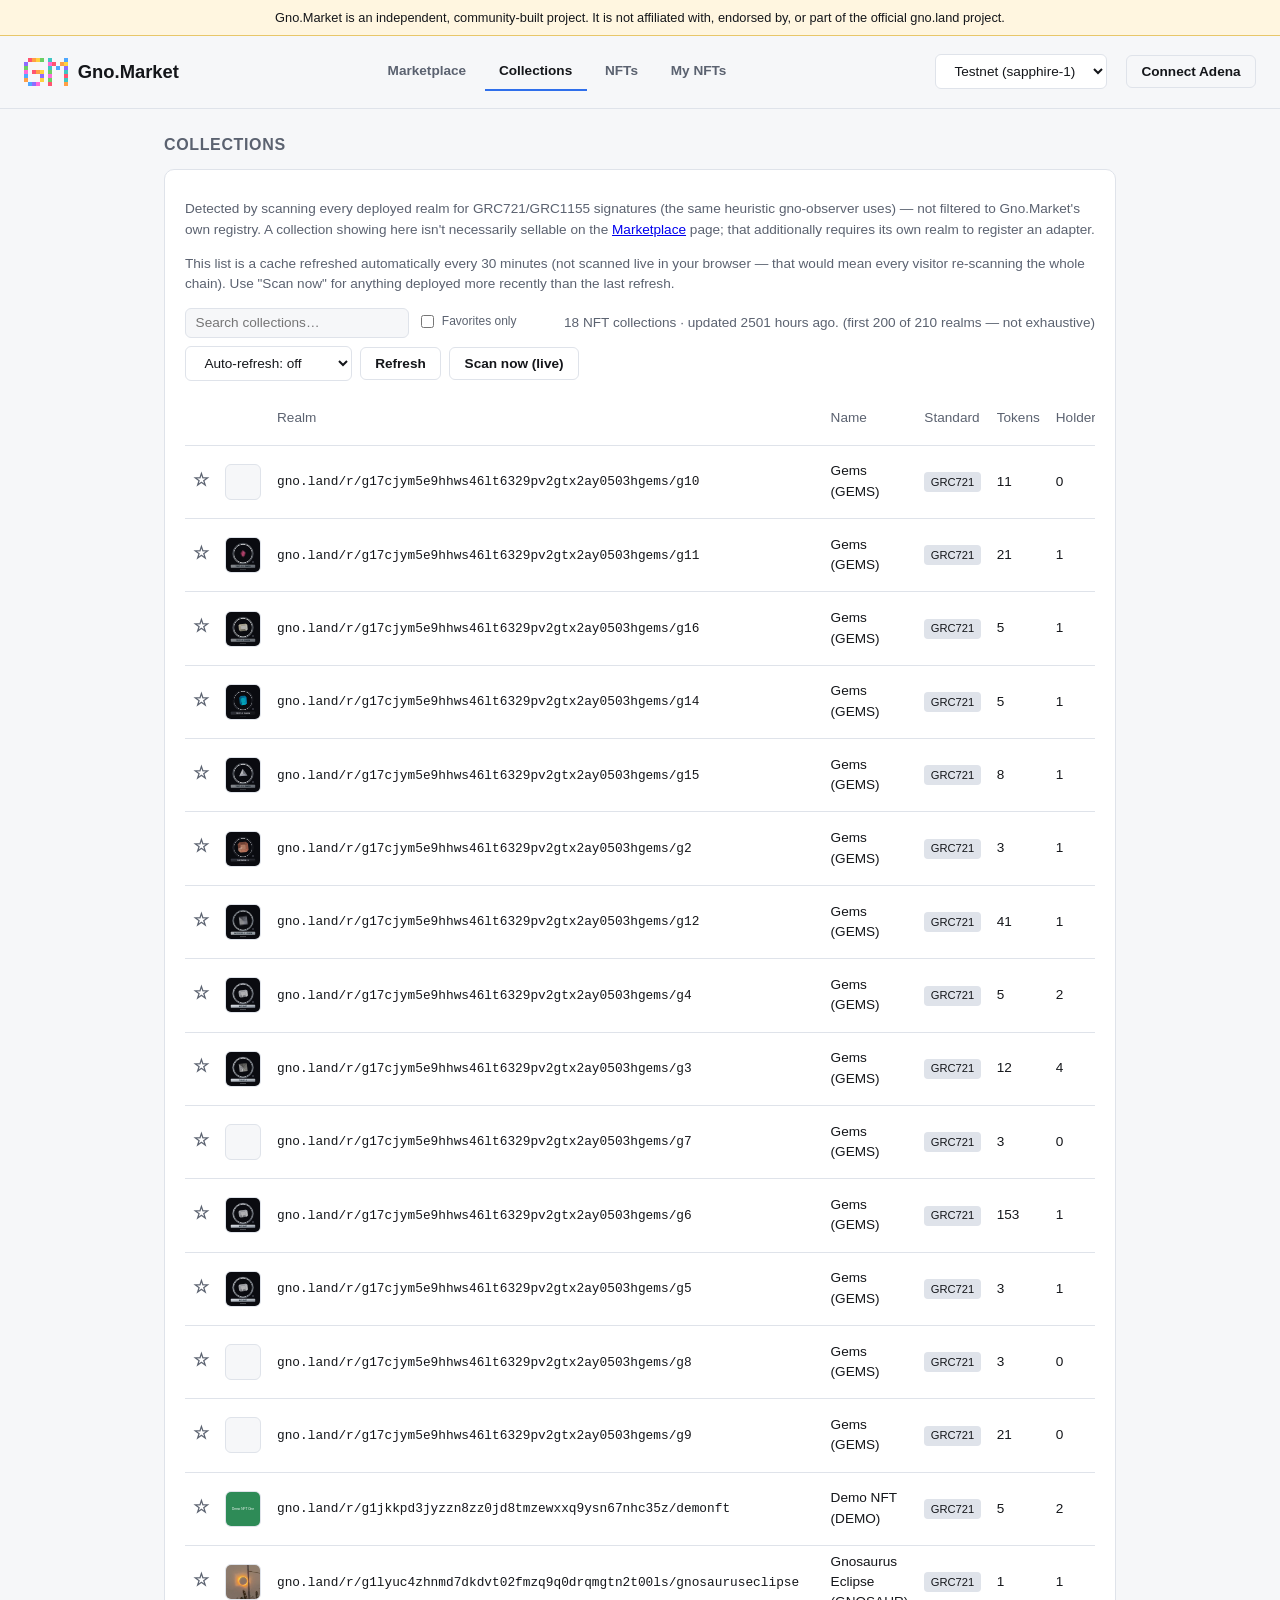
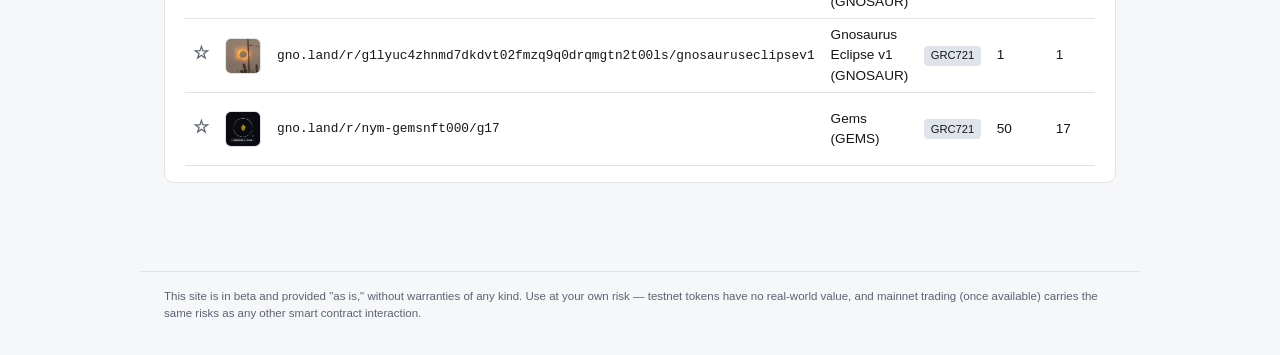
<file: collections.html>
<!doctype html>
<html lang="en">
<head>
<meta charset="utf-8" />
<title>Gno.Market — Collections</title>
<script>location.replace("/collections/" + location.search);</script>
</head>
<body>
<p>Moved to <a href="/collections/">/collections/</a>.</p>
</body>
</html>
</file>
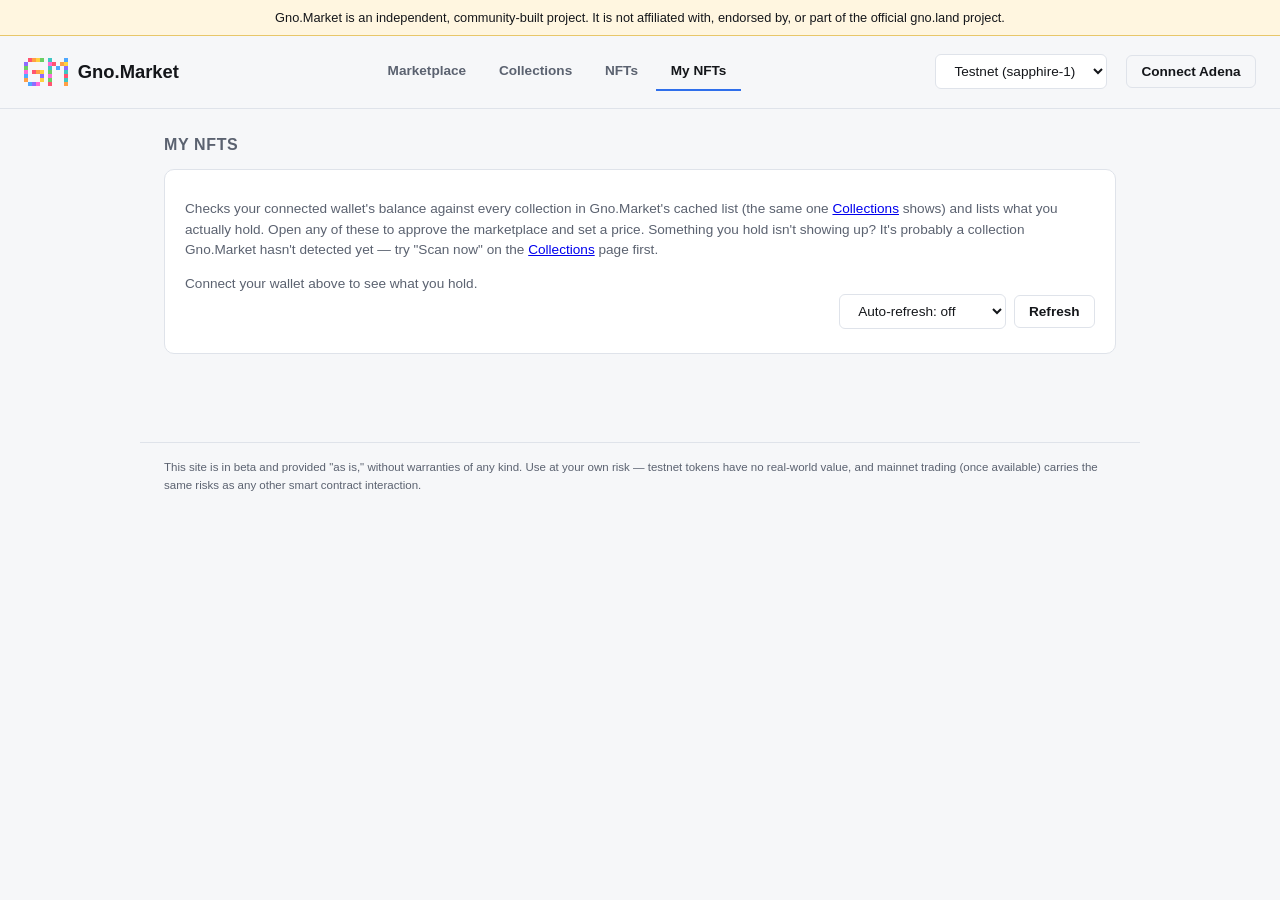
<file: my-nfts.html>
<!doctype html>
<html lang="en">
<head>
<meta charset="utf-8" />
<title>Gno.Market — My NFTs</title>
<script>location.replace("/my-nfts/" + location.search);</script>
</head>
<body>
<p>Moved to <a href="/my-nfts/">/my-nfts/</a>.</p>
</body>
</html>
</file>
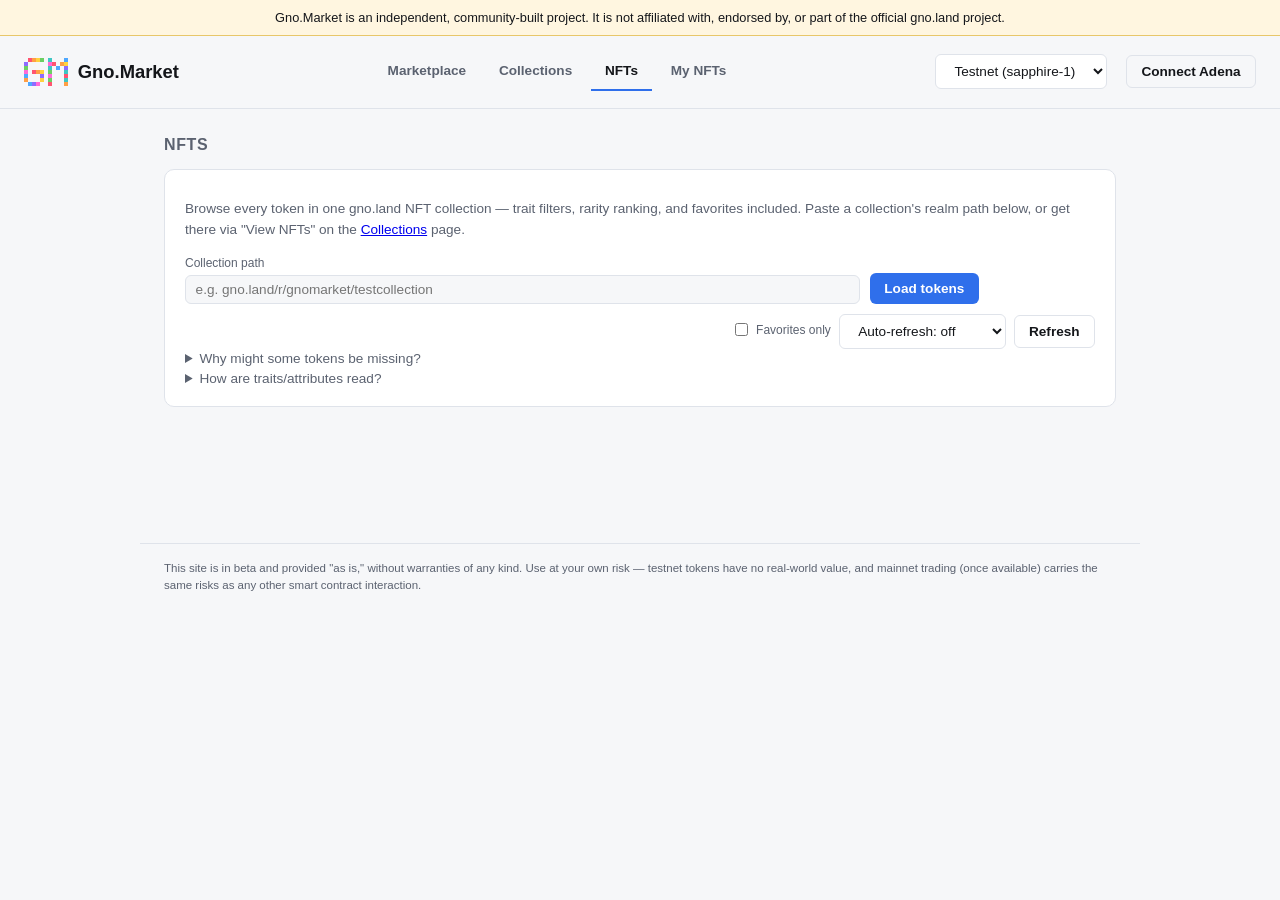
<file: nfts.html>
<!doctype html>
<html lang="en">
<head>
<meta charset="utf-8" />
<title>Gno.Market — NFTs</title>
<script>location.replace("/nfts/" + location.search);</script>
</head>
<body>
<p>Moved to <a href="/nfts/">/nfts/</a>.</p>
</body>
</html>
</file>
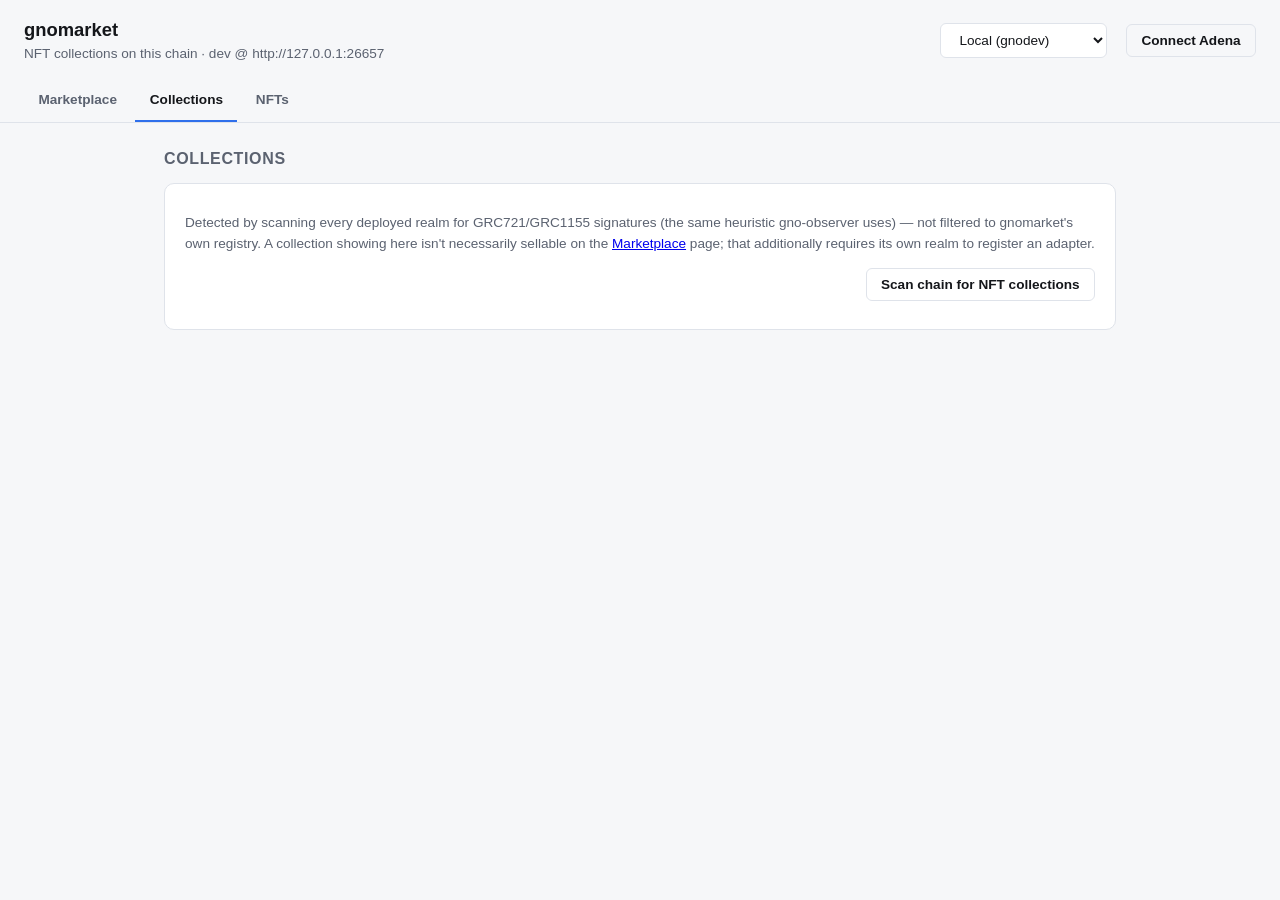
<file: web/collections.html>
<!doctype html>
<html lang="en">
<head>
<meta charset="utf-8" />
<title>gnomarket — Collections</title>
<meta name="viewport" content="width=device-width, initial-scale=1" />
<link rel="stylesheet" href="style.css" />
</head>
<body>

<header>
  <div>
    <h1>gnomarket</h1>
    <div class="sub">NFT collections on this chain &middot; <span id="chainLabel"></span></div>
  </div>
  <div style="display:flex; align-items:center; gap:0.6rem;">
    <select id="networkSelect"></select>
    <div id="walletPillContainer"></div>
  </div>
</header>

<nav class="topnav">
  <a href="index.html">Marketplace</a>
  <a href="collections.html" class="active">Collections</a>
  <a href="nfts.html">NFTs</a>
</nav>

<main>

  <section>
    <h2>Collections</h2>
    <div class="panel">
      <p class="status">
        Detected by scanning every deployed realm for GRC721/GRC1155 signatures (the same heuristic
        gno-observer uses) — not filtered to gnomarket's own registry. A collection showing here isn't
        necessarily sellable on the <a href="index.html">Marketplace</a> page; that additionally requires
        its own realm to register an adapter.
      </p>
      <div style="display:flex; justify-content:space-between; align-items:center; margin-bottom:0.75rem;">
        <span id="scanStatus" class="status"></span>
        <button id="scanBtn" class="secondary">Scan chain for NFT collections</button>
      </div>
      <div id="results"></div>
    </div>
  </section>

</main>

<script src="shared.js"></script>
<script src="wallet.js"></script>
<script>
initNetworkSelect(document.getElementById("networkSelect"), applyNetwork);
initWalletPill(document.getElementById("walletPillContainer"));

let scanGeneration = 0;

function applyNetwork() {
  const n = net();
  document.getElementById("chainLabel").textContent = n.chainId + " @ " + n.rpcUrl;
  scanGeneration++; // invalidate any scan still running against the previous network
  document.getElementById("results").innerHTML = "";
  document.getElementById("scanStatus").textContent = "";
}

function collectionRowHtml(c) {
  const netParam = encodeURIComponent(currentNetKey);
  const pathParam = encodeURIComponent(c.path);
  const name = c.summary?.name || "(name unavailable)";
  const symbol = c.summary?.symbol ? ` (${escapeHtml(c.summary.symbol)})` : "";
  const count = c.summary?.tokenCount != null ? c.summary.tokenCount : "?";
  const note = c.standard === "GRC1155" ? ' <span class="badge">not tradeable on gnomarket yet</span>' : "";
  return `
    <tr class="clickable" data-href="nfts.html?collection=${pathParam}&network=${netParam}">
      <td class="mono">${escapeHtml(c.path)}</td>
      <td>${escapeHtml(name)}${symbol}</td>
      <td><span class="badge">${c.standard}</span>${note}</td>
      <td>${count}</td>
      <td><a href="nfts.html?collection=${pathParam}&network=${netParam}">View NFTs &rarr;</a></td>
    </tr>`;
}

async function runScan() {
  const myGeneration = ++scanGeneration;
  const btn = document.getElementById("scanBtn");
  const statusEl = document.getElementById("scanStatus");
  const resultsEl = document.getElementById("results");
  btn.disabled = true;
  resultsEl.innerHTML = "";
  try {
    const { found, scannedCount, truncated, totalRealms } = await scanChainForCollections((scanned, total) => {
      if (myGeneration === scanGeneration) statusEl.textContent = `Scanning… ${scanned}/${total}`;
    });
    if (myGeneration !== scanGeneration) return; // superseded by a network switch or a newer scan

    if (found.length === 0) {
      statusEl.textContent = `0 NFT collections detected across ${scannedCount} realms scanned.`;
      return;
    }

    statusEl.textContent = `Reading collection details… 0/${found.length}`;
    let enrichedCount = 0;
    const enriched = await mapLimit(found, 6, async (c) => {
      const summary = await fetchCollectionSummary(c.path).catch(() => null);
      enrichedCount++;
      if (myGeneration === scanGeneration) statusEl.textContent = `Reading collection details… ${enrichedCount}/${found.length}`;
      return { ...c, summary };
    });
    if (myGeneration !== scanGeneration) return;

    const truncNote = truncated
      ? ` (showing results from the first ${scannedCount} of ${totalRealms} realms — this is a demo-grade scan, not exhaustive)`
      : "";
    statusEl.textContent = `${enriched.length} NFT collection${enriched.length === 1 ? "" : "s"} detected across ${scannedCount} realm${scannedCount === 1 ? "" : "s"} scanned.${truncNote}`;

    resultsEl.innerHTML = `
      <table class="simple">
        <thead><tr><th>Realm</th><th>Name</th><th>Standard</th><th>Tokens</th><th></th></tr></thead>
        <tbody>${enriched.map(collectionRowHtml).join("")}</tbody>
      </table>`;
    resultsEl.querySelectorAll("tr.clickable").forEach((row) => {
      row.addEventListener("click", (e) => {
        if (e.target.tagName === "A") return; // let the explicit link handle its own click
        location.href = row.dataset.href;
      });
    });
  } catch (err) {
    if (myGeneration === scanGeneration) statusEl.textContent = "Scan failed: " + err.message;
  } finally {
    if (myGeneration === scanGeneration) btn.disabled = false;
  }
}

document.getElementById("scanBtn").addEventListener("click", runScan);

applyNetwork();
</script>
</body>
</html>
</file>
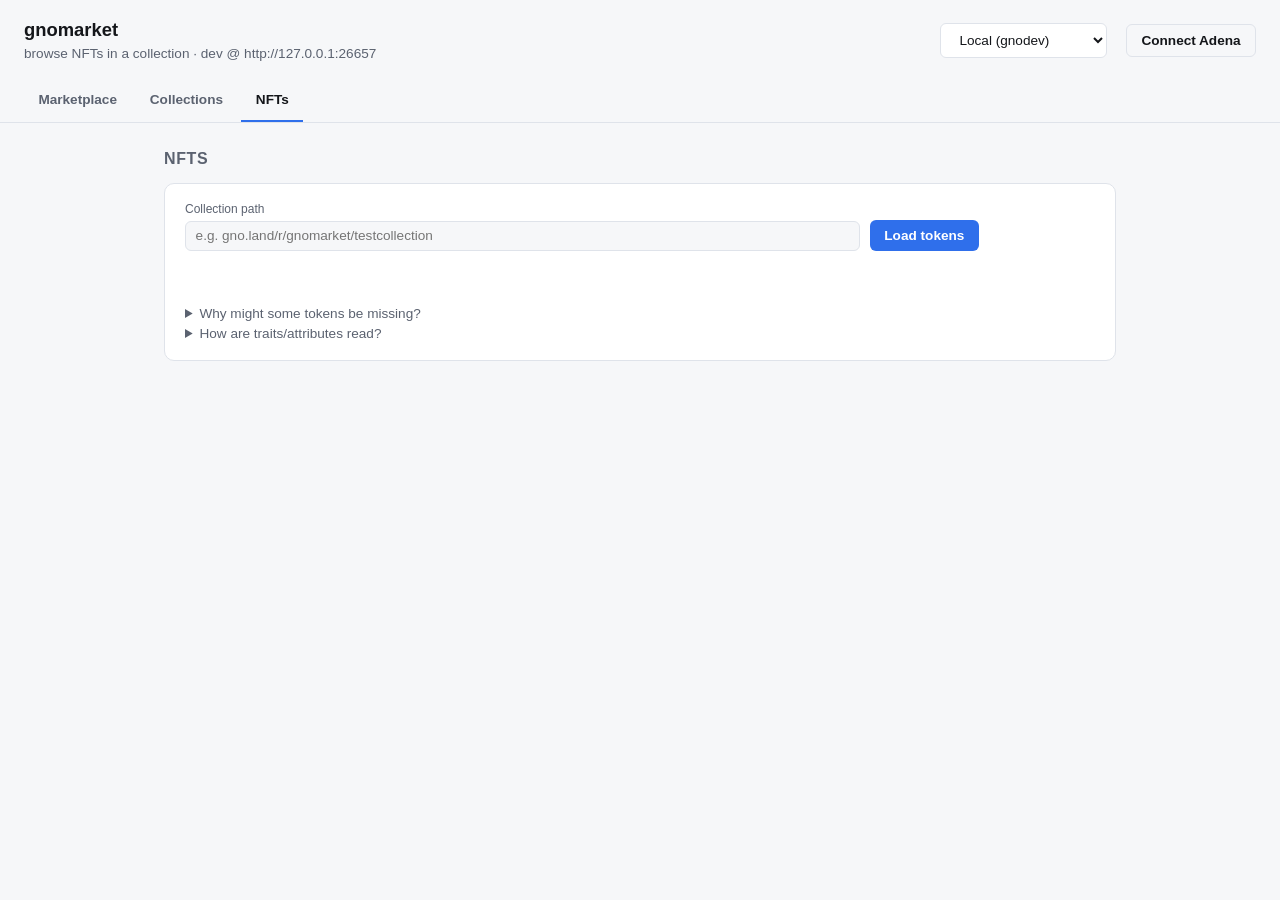
<file: web/nfts.html>
<!doctype html>
<html lang="en">
<head>
<meta charset="utf-8" />
<title>gnomarket — NFTs</title>
<meta name="viewport" content="width=device-width, initial-scale=1" />
<link rel="stylesheet" href="style.css" />
</head>
<body>

<header>
  <div>
    <h1>gnomarket</h1>
    <div class="sub">browse NFTs in a collection &middot; <span id="chainLabel"></span></div>
  </div>
  <div style="display:flex; align-items:center; gap:0.6rem;">
    <select id="networkSelect"></select>
    <div id="walletPillContainer"></div>
  </div>
</header>

<nav class="topnav">
  <a href="index.html">Marketplace</a>
  <a href="collections.html">Collections</a>
  <a href="nfts.html" class="active">NFTs</a>
</nav>

<main>

  <section>
    <h2>NFTs</h2>
    <div class="panel">
      <div class="row">
        <div class="field" style="flex:3;">
          <label>Collection path</label>
          <input type="text" id="collectionInput" placeholder="e.g. gno.land/r/gnomarket/testcollection" />
        </div>
        <div class="field">
          <button id="loadBtn">Load tokens</button>
        </div>
      </div>
      <p class="status" id="summaryStatus"></p>
      <details>
        <summary>Why might some tokens be missing?</summary>
        <p class="status">
          There's no standard function for "list every token ID in this collection" (BalanceOf tells you
          how many an address holds, not which ones) — this page probes sequential indices against the ID
          conventions we know about (this repo's own 1-based decimal, plain 0-based decimal, and
          <span class="mono">gno.land/p/nt/seqid</span>'s 0-based compact encoding — the last one is common
          since seqid is a standard package), up to the collection's own <code>TokenCount()</code> if it
          exposes one, otherwise up to 60. A collection using some other ID scheme won't enumerate correctly
          here.
        </p>
      </details>
      <details>
        <summary>How are traits/attributes read?</summary>
        <p class="status">
          Metadata is read via whichever of gno.land's two officially-sanctioned interfaces the collection
          implements: <code>TokenURI()</code> (a URI a client fetches/decodes — attributes come along for
          free, it's all one JSON blob) or <code>TokenMetadata()</code> (an on-chain struct, OpenSea schema).
          The on-chain path is trickier: a bare <code>TokenMetadata()</code> call renders its
          <code>Attributes []Trait</code> field as an opaque object reference, not the actual list — the
          chain's query interface doesn't expand nested list data in a plain function-call query. This page
          works around that by evaluating a small inline expression per attribute (indexing directly into
          the slice on the chain side and returning a plain string), which the same query interface renders
          normally. One accepted trade-off: trait type and value are combined as
          <span class="mono">type=value</span> in a single query to keep the request count down, so a value
          that itself contains "=" would split incorrectly — real trait values are simple labels in
          practice, so this hasn't been an issue.
        </p>
      </details>
    </div>
  </section>

  <section>
    <div id="tokensStatus" class="status"></div>
    <div id="grid" class="grid"></div>
  </section>

</main>

<script src="shared.js"></script>
<script src="wallet.js"></script>
<script>
initNetworkSelect(document.getElementById("networkSelect"), () => {
  document.getElementById("chainLabel").textContent = net().chainId + " @ " + net().rpcUrl;
  loadGeneration++; // invalidate any load still running against the previous network
});
initWalletPill(document.getElementById("walletPillContainer"));

let loadGeneration = 0;

function escapeAttr(s) { return escapeHtml(s).replace(/`/g, "&#96;"); }

function tokenCardHtml(collectionPath, t) {
  const tokenName = t.display?.name || `Token ${t.tokenId}`;
  const imgHtml = t.display?.image
    ? `<img src="${escapeHtml(t.display.image)}" alt="${escapeHtml(tokenName)}" />`
    : `<div class="noimg">image</div>`;
  const swatch = t.display?.backgroundColor
    ? `<span class="swatch" style="background:#${escapeHtml(t.display.backgroundColor)}" title="Background #${escapeHtml(t.display.backgroundColor)}"></span>`
    : "";
  const descHtml = t.display?.description
    ? `<div class="meta" title="${escapeHtml(t.display.description)}">${escapeHtml(truncate(t.display.description, 90))}</div>`
    : "";
  const href = `nft.html?collection=${encodeURIComponent(collectionPath)}&tid=${encodeURIComponent(t.tokenId)}&network=${encodeURIComponent(currentNetKey)}`;
  return `
    <a class="card-link" href="${href}">
      <div class="card" data-key="${escapeAttr(t.tokenId)}">
        ${imgHtml}
        <div class="body">
          <div class="name">${escapeHtml(tokenName)}${swatch}</div>
          <div class="meta">${escapeHtml(collectionPath)}</div>
          ${descHtml}
          ${attributesHtml(t.display?.attributes)}
          <div class="meta">#${escapeHtml(t.tokenId)} &middot; owner ${truncAddr(t.owner)}</div>
        </div>
      </div>
    </a>`;
}

async function loadTokens() {
  const myGeneration = ++loadGeneration;
  const path = document.getElementById("collectionInput").value.trim();
  const summaryEl = document.getElementById("summaryStatus");
  const statusEl = document.getElementById("tokensStatus");
  const grid = document.getElementById("grid");
  const btn = document.getElementById("loadBtn");

  grid.innerHTML = "";
  statusEl.textContent = "";
  if (!path) {
    summaryEl.textContent = "Enter a collection path first — or pick one from the Collections page.";
    summaryEl.className = "status error";
    return;
  }

  btn.disabled = true;
  summaryEl.textContent = "Reading collection summary…";
  summaryEl.className = "status";
  try {
    const summary = await fetchCollectionSummary(path);
    if (myGeneration !== loadGeneration) return;
    const name = summary.name || "(name unavailable — this collection may not expose a plain Name() function)";
    const countNote = summary.tokenCount != null ? `${summary.tokenCount} tokens (TokenCount)` : "token count unavailable, probing up to 60";
    summaryEl.textContent = `${name} — ${countNote}`;

    statusEl.textContent = "Loading tokens…";
    const tokens = await fetchCollectionTokens(path, summary.tokenCount, (i, limit) => {
      if (myGeneration === loadGeneration) statusEl.textContent = `Checking token ${i} of up to ${limit}…`;
    });
    if (myGeneration !== loadGeneration) return;

    if (tokens.length === 0) {
      statusEl.textContent = "No tokens found (or this collection doesn't expose OwnerOf as a plain package-level function).";
      return;
    }
    statusEl.textContent = `${tokens.length} token${tokens.length === 1 ? "" : "s"} found.`;

    const enriched = await mapLimit(tokens, 6, async (t) => {
      const display = await fetchTokenDisplayInfo(path, t.tokenId, t.tokenURI);
      return { ...t, display };
    });
    if (myGeneration !== loadGeneration) return;

    grid.innerHTML = enriched.map((t) => tokenCardHtml(path, t)).join("");
  } catch (err) {
    if (myGeneration === loadGeneration) {
      summaryEl.textContent = "Failed to load: " + err.message;
      summaryEl.className = "status error";
    }
  } finally {
    if (myGeneration === loadGeneration) btn.disabled = false;
  }
}

document.getElementById("loadBtn").addEventListener("click", loadTokens);
document.getElementById("collectionInput").addEventListener("keydown", (e) => {
  if (e.key === "Enter") loadTokens();
});

// Arrive pre-filled from collections.html's "View NFTs" link.
const params = new URLSearchParams(location.search);
const netParam = params.get("network");
if (netParam && NETWORKS[netParam]) {
  currentNetKey = netParam;
  try { localStorage.setItem(NETWORK_STORAGE_KEY, currentNetKey); } catch { /* ignore */ }
  document.getElementById("networkSelect").value = currentNetKey;
}
document.getElementById("chainLabel").textContent = net().chainId + " @ " + net().rpcUrl;

const collectionParam = params.get("collection");
if (collectionParam) {
  document.getElementById("collectionInput").value = collectionParam;
  loadTokens();
}
</script>
</body>
</html>
</file>
<file: style.css>
:root {
  color-scheme: light dark;
  --bg: #0f1115;
  --panel: #171a21;
  --border: #2a2f3a;
  --text: #e7e9ee;
  --muted: #9aa3b2;
  --accent: #6ea8fe;
  --accent-text: #06101f;
  --danger: #ff6b6b;
  --good: #4ade80;
  --warn-bg: #3a2f12;
  --warn-border: #6b4f16;
}
@media (prefers-color-scheme: light) {
  :root {
    --bg: #f6f7f9;
    --panel: #ffffff;
    --border: #dfe3ea;
    --text: #14161a;
    --muted: #5b6270;
    --accent: #2f6feb;
    --accent-text: #ffffff;
    --warn-bg: #fff6e0;
    --warn-border: #e8c76a;
  }
}
* { box-sizing: border-box; }
body {
  margin: 0;
  background: var(--bg);
  color: var(--text);
  font: 15px/1.5 -apple-system, BlinkMacSystemFont, "Segoe UI", sans-serif;
}
/* Always the first thing in <body> — a project-affiliation disclaimer
   that used to sit as the footer's first line, easy to scroll past
   unnoticed on any page with a real grid of content above it. Same
   warning colors as .banner (below), full-width so it reads as a notice
   rather than page content. */
.top-banner {
  background: var(--warn-bg);
  border-bottom: 1px solid var(--warn-border);
  padding: 0.5rem 1.5rem;
  font-size: 0.8rem;
  text-align: center;
}
header {
  display: flex;
  align-items: center;
  justify-content: space-between;
  gap: 1.5rem;
  padding: 0.85rem 1.5rem;
  flex-wrap: wrap;
  border-bottom: 1px solid var(--border);
}
header h1 { font-size: 1.15rem; margin: 0; display: flex; align-items: center; gap: 0.6rem; flex: none; }
header h1 .brand-link {
  display: flex; align-items: center; gap: 0.6rem;
  color: inherit; text-decoration: none;
}
header h1 .logo-mark {
  width: 2.4em;
  height: 2.4em;
  flex: none;
  transition: transform 0.25s ease;
}
header h1 .logo-mark:hover { transform: scale(1.15) rotate(-8deg); }
@media (prefers-reduced-motion: reduce) {
  header h1 .logo-mark { transition: none; }
  header h1 .logo-mark:hover { transform: none; }
}
/* nav now lives inline in the header row itself (between the wordmark and
   the network/wallet controls) rather than as its own full-width bordered
   strip underneath — the border above moved onto header to keep a single
   dividing line instead of two. */
nav.topnav {
  display: flex;
  gap: 0.25rem;
  flex: 1;
  justify-content: center;
  flex-wrap: wrap;
}
/* Below ~640px the 4 nav links can't fit on one row next to the wordmark
   and controls — flex-wrap alone left each link stacking on its own full
   line (nav ballooning tall) while header's align-items:center then
   centered the much-shorter logo against that tall block, making it look
   like the nav rendered ABOVE the logo instead of stacking cleanly below
   it. Stacking the header itself into 3 explicit rows (logo, nav,
   controls) avoids the whole cross-axis-centering-against-a-tall-sibling
   problem, and letting nav wrap 2-per-row instead of 1 keeps it compact. */
@media (max-width: 640px) {
  header { flex-direction: column; align-items: stretch; gap: 0.6rem; }
  nav.topnav { justify-content: center; }
  header > div { justify-content: center; }
}
nav.topnav a {
  display: inline-block;
  padding: 0.5rem 0.9rem;
  color: var(--muted);
  text-decoration: none;
  font-size: 0.85rem;
  font-weight: 600;
  border-bottom: 2px solid transparent;
}
nav.topnav a:hover { color: var(--text); }
nav.topnav a.active { color: var(--text); border-bottom-color: var(--accent); }
main { max-width: 1000px; margin: 0 auto; padding: 1.5rem; }
section { margin-bottom: 2rem; }
h2 { font-size: 1rem; text-transform: uppercase; letter-spacing: 0.04em; color: var(--muted); margin: 0 0 0.75rem; }
.panel {
  background: var(--panel);
  border: 1px solid var(--border);
  border-radius: 10px;
  padding: 1rem 1.25rem;
}
.banner {
  background: var(--warn-bg);
  border: 1px solid var(--warn-border);
  border-radius: 10px;
  padding: 0.75rem 1rem;
  font-size: 0.85rem;
  margin-bottom: 1rem;
}
select, button, .btn {
  background: var(--accent);
  color: var(--accent-text);
  border: none;
  border-radius: 6px;
  padding: 0.5rem 0.9rem;
  font-size: 0.85rem;
  font-weight: 600;
  cursor: pointer;
  font-family: inherit;
}
select {
  background: var(--panel);
  color: var(--text);
  border: 1px solid var(--border);
  font-weight: 400;
}
button.secondary {
  background: transparent;
  color: var(--text);
  border: 1px solid var(--border);
}
button.secondary.connected {
  background: none;
  color: var(--good);
  border: 1px solid var(--good);
  font-weight: 600;
}
/* Distinct color on hover (not just the "Disconnect" label swap) so the
   button reads as an action to take, not an inert connected status pill. */
button.secondary.connected:hover {
  color: var(--accent);
  border-color: var(--accent);
}
button:disabled { opacity: 0.5; cursor: not-allowed; }
select:disabled { opacity: 0.5; }
input[type="text"], input[type="number"] {
  background: var(--bg);
  color: var(--text);
  border: 1px solid var(--border);
  border-radius: 6px;
  padding: 0.4rem 0.6rem;
  font-size: 0.85rem;
  width: 100%;
}
select.field-input {
  width: 100%;
  padding: 0.4rem 0.6rem;
}
label { display: block; font-size: 0.75rem; color: var(--muted); margin-bottom: 0.2rem; }
.field { margin-bottom: 0.6rem; }
.grid {
  display: grid;
  grid-template-columns: repeat(auto-fill, minmax(210px, 1fr));
  gap: 1rem;
}
.card {
  background: var(--panel);
  border: 1px solid var(--border);
  border-radius: 10px;
  overflow: hidden;
  display: flex;
  flex-direction: column;
  position: relative;
}
.card-fav-star {
  position: absolute; top: 0.4rem; right: 0.4rem; z-index: 1;
  background: rgba(15, 17, 21, 0.55); border-radius: 50%;
  width: 1.8rem; height: 1.8rem; display: flex; align-items: center; justify-content: center;
  font-size: 1.1rem; color: #fff;
}
.card-fav-star.active { color: var(--accent); }
.card a.card-link, a.card-link { color: inherit; text-decoration: none; display: contents; }
.card img, .card .noimg {
  width: 100%;
  aspect-ratio: 1 / 1;
  object-fit: cover;
  background: var(--bg);
}
.card .noimg { display: flex; align-items: center; justify-content: center; color: var(--muted); font-size: 0.8rem; }
.card .body { padding: 0.7rem 0.8rem 0.9rem; display: flex; flex-direction: column; gap: 0.35rem; }

/* Cold-start placeholder for a grid that's about to fill in — same shape
   as a real .card (image square + a couple of text lines) so the layout
   doesn't jump once real cards replace these, shown only while there's
   nothing cached yet to display instantly instead. */
.skeleton-card {
  background: var(--panel);
  border: 1px solid var(--border);
  border-radius: 10px;
  overflow: hidden;
}
.skeleton-card .skeleton-img { width: 100%; aspect-ratio: 1 / 1; }
.skeleton-card .skeleton-body { padding: 0.7rem 0.8rem 0.9rem; display: flex; flex-direction: column; gap: 0.5rem; }
.skeleton-card .skeleton-line { height: 0.7rem; border-radius: 4px; }
.skeleton-card .skeleton-line.short { width: 55%; }
.skeleton-line, .skeleton-img {
  background: linear-gradient(90deg, var(--border) 25%, var(--panel) 50%, var(--border) 75%);
  background-size: 200% 100%;
  animation: skeleton-shimmer 1.4s ease-in-out infinite;
}
@keyframes skeleton-shimmer {
  0% { background-position: 200% 0; }
  100% { background-position: -200% 0; }
}
@media (prefers-reduced-motion: reduce) {
  .skeleton-line, .skeleton-img { animation: none; }
}
.card .name { font-weight: 600; font-size: 0.9rem; }
.swatch {
  display: inline-block;
  width: 0.7em;
  height: 0.7em;
  border-radius: 50%;
  border: 1px solid var(--border);
  margin-left: 0.4em;
  vertical-align: middle;
}
.card .meta { color: var(--muted); font-size: 0.75rem; word-break: break-all; }
.card .traits { display: flex; flex-wrap: wrap; gap: 0.3rem; }
.trait {
  background: var(--bg);
  border: 1px solid var(--border);
  border-radius: 4px;
  padding: 0.15rem 0.4rem;
  font-size: 0.68rem;
  color: var(--muted);
}
.trait b { color: var(--text); font-weight: 600; }
.card .price { font-weight: 700; }
.card .actions { margin-top: 0.4rem; display: flex; gap: 0.4rem; }
.card .card-actions { padding: 0 0.8rem 0.8rem; display: flex; flex-direction: column; gap: 0.4rem; }
.card .card-actions .row-inline { display: flex; gap: 0.4rem; }
.card .card-actions button { white-space: nowrap; }
.card .card-actions .trade-status { margin: 0; min-height: 1.1em; }
.card .transfer-block { padding: 0 0.8rem 0.8rem; display: flex; flex-direction: column; gap: 0.4rem; }
.card .transfer-block .row-inline { display: flex; gap: 0.4rem; }
.card .transfer-block button { white-space: nowrap; }
.card .transfer-block input.transfer-address { flex: 1; min-width: 0; }
.card .transfer-block .transfer-status { margin: 0; min-height: 1.1em; }
/* Price input's unit stays visible once typing starts, unlike a
   placeholder that vanishes the moment there's a value. */
.amount-input { position: relative; flex: 1; min-width: 0; }
.amount-input input[type="number"] { width: 100%; padding: 0.35rem 2.6rem 0.35rem 0.5rem; }
.amount-input .unit {
  position: absolute; right: 0.55rem; top: 50%; transform: translateY(-50%);
  font-size: 0.7rem; color: var(--muted); pointer-events: none;
}
.status { font-size: 0.85rem; color: var(--muted); min-height: 1.2em; }
.status.error { color: var(--danger); }
.status.ok { color: var(--good); }
.mono { font-family: ui-monospace, SFMono-Regular, Menlo, monospace; font-size: 0.8rem; }
/* A full realm path (gno.land/r/g1.../nftmarketv2) is one long unbroken
   string with no spaces — inline text like #pkgpathLabel isn't inside a
   scrollable container the way the collections table's .mono cells are,
   so on a narrow screen it just pushed the whole page wider instead of
   wrapping. Scoped to the id, not .mono itself, so the table's own cells
   (which scroll their own container instead) keep their current
   behavior. */
#pkgpathLabel { word-break: break-all; }
details summary { cursor: pointer; color: var(--muted); font-size: 0.85rem; }
.row { display: flex; gap: 0.6rem; align-items: end; flex-wrap: wrap; }
.row .field { flex: 1; min-width: 140px; }
table.simple { width: 100%; border-collapse: collapse; font-size: 0.85rem; }
table.simple th, table.simple td { text-align: left; padding: 0.35rem 0.5rem; border-bottom: 1px solid var(--border); }
table.simple th { color: var(--muted); font-weight: 500; }
table.simple tr.clickable { cursor: pointer; }
table.simple tr.clickable:hover { background: var(--bg); }
.fav-star {
  background: none; border: none; cursor: pointer; padding: 0; font-size: 1.1rem;
  line-height: 1; color: var(--muted);
}
.fav-star.active { color: var(--accent); }
.fav-star:hover { color: var(--accent); }
.collection-thumb {
  width: 36px; height: 36px; border-radius: 6px; object-fit: cover; display: block;
  background: var(--bg); border: 1px solid var(--border);
}
.collection-thumb.noimg { display: block; }
.badge {
  display: inline-block;
  background: var(--border);
  border-radius: 4px;
  padding: 0.1rem 0.4rem;
  font-size: 0.7rem;
}
.spinner {
  display: inline-block; width: 0.85em; height: 0.85em; margin-right: 0.45em;
  border: 2px solid currentColor; border-right-color: transparent; border-radius: 50%;
  vertical-align: -0.15em; animation: spin 0.6s linear infinite;
}
@keyframes spin { to { transform: rotate(360deg); } }

/* ---------------- wallet pill ---------------- */
.wallet-pill { display: flex; align-items: center; gap: 0.6rem; }
.wallet-info { display: flex; flex-direction: column; align-items: flex-end; line-height: 1.25; min-width: 0; }
.wallet-addr { font-size: 0.78rem; }
.wallet-balance { font-size: 0.7rem; color: var(--muted); }
.wallet-pill button.connected {
  background: none; color: var(--good); border: 1px solid var(--good); font-weight: 600;
}
.wallet-pill button.connected:hover { color: var(--accent); border-color: var(--accent); }

/* ---------------- toolbar (sort / filter / view toggle) ---------------- */
.toolbar {
  display: flex; align-items: center; gap: 0.6rem; flex-wrap: wrap;
  margin-bottom: 0.9rem;
}
.toolbar .spacer { flex: 1; }
.sort-label {
  display: flex; align-items: center; gap: 0.4rem; white-space: nowrap;
  color: var(--muted); font-size: 0.9rem;
}
.view-toggle { display: flex; border: 1px solid var(--border); border-radius: 6px; overflow: hidden; }
.view-toggle button {
  display: flex; align-items: center; justify-content: center;
  background: var(--panel); color: var(--muted); border: none; border-radius: 0;
  padding: 0.4rem 0.6rem; font-weight: 400; line-height: 1;
}
.view-toggle button + button { border-left: 1px solid var(--border); }
.view-toggle button.active { background: var(--accent); color: var(--accent-text); font-weight: 600; }
.view-toggle button svg { display: block; }

/* Grid density: default (auto-fill 210px) is "large"; .grid-compact packs
   more, smaller cards per row for the "small" mosaic size option. */
.grid-compact { grid-template-columns: repeat(auto-fill, minmax(140px, 1fr)); gap: 0.65rem; }
.grid-compact .card .body { padding: 0.5rem 0.6rem 0.7rem; gap: 0.2rem; }
.grid-compact .card .name { font-size: 0.78rem; }
.grid-compact .card .meta, .grid-compact .card .price { font-size: 0.68rem; }
.grid-compact .card .traits { display: none; }

/* List view: reuses table.simple but with an image thumbnail column. */
table.listings th img, table.listings td img { width: 42px; height: 42px; object-fit: cover; border-radius: 4px; vertical-align: middle; }
table.listings td.name-cell { display: flex; align-items: center; gap: 0.6rem; }

/* ---------------- NFT detail page ---------------- */
.detail-layout { display: grid; grid-template-columns: minmax(0, 380px) 1fr; gap: 1.5rem; }
@media (max-width: 720px) { .detail-layout { grid-template-columns: 1fr; } }
.detail-media img, .detail-media .noimg { width: 100%; border-radius: 12px; aspect-ratio: 1 / 1; object-fit: cover; }
.detail-title { font-size: 1.4rem; font-weight: 700; margin: 0 0 0.2rem; }
.detail-collection { color: var(--muted); font-size: 0.9rem; margin-bottom: 1rem; }
.detail-collection a { color: var(--accent); text-decoration: none; }
.detail-price-box { display: flex; align-items: baseline; gap: 0.5rem; margin: 1rem 0; }
.detail-price-box .amount { font-size: 1.6rem; font-weight: 700; }
.breadcrumb { font-size: 0.8rem; color: var(--muted); margin-bottom: 1rem; }
.breadcrumb a { color: var(--muted); text-decoration: none; }
.breadcrumb a:hover { color: var(--text); }

/* ---------------- disclaimer footer ---------------- */
footer.site-footer {
  max-width: 1000px;
  margin: 2rem auto 0;
  padding: 1rem 1.5rem 2rem;
  border-top: 1px solid var(--border);
  color: var(--muted);
  font-size: 0.72rem;
  line-height: 1.5;
}
footer.site-footer p { margin: 0 0 0.4rem; }
footer.site-footer p:last-child { margin-bottom: 0; }
</file>
<file: web/style.css>
:root {
  color-scheme: light dark;
  --bg: #0f1115;
  --panel: #171a21;
  --border: #2a2f3a;
  --text: #e7e9ee;
  --muted: #9aa3b2;
  --accent: #6ea8fe;
  --accent-text: #06101f;
  --danger: #ff6b6b;
  --good: #4ade80;
  --warn-bg: #3a2f12;
  --warn-border: #6b4f16;
}
@media (prefers-color-scheme: light) {
  :root {
    --bg: #f6f7f9;
    --panel: #ffffff;
    --border: #dfe3ea;
    --text: #14161a;
    --muted: #5b6270;
    --accent: #2f6feb;
    --accent-text: #ffffff;
    --warn-bg: #fff6e0;
    --warn-border: #e8c76a;
  }
}
* { box-sizing: border-box; }
body {
  margin: 0;
  background: var(--bg);
  color: var(--text);
  font: 15px/1.5 -apple-system, BlinkMacSystemFont, "Segoe UI", sans-serif;
}
header {
  display: flex;
  align-items: center;
  justify-content: space-between;
  gap: 1rem;
  padding: 1rem 1.5rem;
  flex-wrap: wrap;
}
header h1 { font-size: 1.15rem; margin: 0; }
header .sub { color: var(--muted); font-size: 0.85rem; }
nav.topnav {
  display: flex;
  gap: 0.25rem;
  padding: 0 1.5rem;
  border-bottom: 1px solid var(--border);
}
nav.topnav a {
  display: inline-block;
  padding: 0.6rem 0.9rem;
  color: var(--muted);
  text-decoration: none;
  font-size: 0.85rem;
  font-weight: 600;
  border-bottom: 2px solid transparent;
}
nav.topnav a:hover { color: var(--text); }
nav.topnav a.active { color: var(--text); border-bottom-color: var(--accent); }
main { max-width: 1000px; margin: 0 auto; padding: 1.5rem; }
section { margin-bottom: 2rem; }
h2 { font-size: 1rem; text-transform: uppercase; letter-spacing: 0.04em; color: var(--muted); margin: 0 0 0.75rem; }
.panel {
  background: var(--panel);
  border: 1px solid var(--border);
  border-radius: 10px;
  padding: 1rem 1.25rem;
}
.banner {
  background: var(--warn-bg);
  border: 1px solid var(--warn-border);
  border-radius: 10px;
  padding: 0.75rem 1rem;
  font-size: 0.85rem;
  margin-bottom: 1rem;
}
select, button, .btn {
  background: var(--accent);
  color: var(--accent-text);
  border: none;
  border-radius: 6px;
  padding: 0.5rem 0.9rem;
  font-size: 0.85rem;
  font-weight: 600;
  cursor: pointer;
  font-family: inherit;
}
select {
  background: var(--panel);
  color: var(--text);
  border: 1px solid var(--border);
  font-weight: 400;
}
button.secondary {
  background: transparent;
  color: var(--text);
  border: 1px solid var(--border);
}
button.secondary.connected {
  background: none;
  color: var(--good);
  border: 1px solid var(--good);
  font-weight: 600;
}
/* Distinct color on hover (not just the "Disconnect" label swap) so the
   button reads as an action to take, not an inert connected status pill. */
button.secondary.connected:hover {
  color: var(--accent);
  border-color: var(--accent);
}
button:disabled { opacity: 0.5; cursor: not-allowed; }
select:disabled { opacity: 0.5; }
input[type="text"], input[type="number"] {
  background: var(--bg);
  color: var(--text);
  border: 1px solid var(--border);
  border-radius: 6px;
  padding: 0.4rem 0.6rem;
  font-size: 0.85rem;
  width: 100%;
}
select.field-input {
  width: 100%;
  padding: 0.4rem 0.6rem;
}
label { display: block; font-size: 0.75rem; color: var(--muted); margin-bottom: 0.2rem; }
.field { margin-bottom: 0.6rem; }
.grid {
  display: grid;
  grid-template-columns: repeat(auto-fill, minmax(210px, 1fr));
  gap: 1rem;
}
.card {
  background: var(--panel);
  border: 1px solid var(--border);
  border-radius: 10px;
  overflow: hidden;
  display: flex;
  flex-direction: column;
}
.card a.card-link, a.card-link { color: inherit; text-decoration: none; display: contents; }
.card img, .card .noimg {
  width: 100%;
  aspect-ratio: 1 / 1;
  object-fit: cover;
  background: var(--bg);
}
.card .noimg { display: flex; align-items: center; justify-content: center; color: var(--muted); font-size: 0.8rem; }
.card .body { padding: 0.7rem 0.8rem 0.9rem; display: flex; flex-direction: column; gap: 0.35rem; }
.card .name { font-weight: 600; font-size: 0.9rem; }
.swatch {
  display: inline-block;
  width: 0.7em;
  height: 0.7em;
  border-radius: 50%;
  border: 1px solid var(--border);
  margin-left: 0.4em;
  vertical-align: middle;
}
.card .meta { color: var(--muted); font-size: 0.75rem; word-break: break-all; }
.card .traits { display: flex; flex-wrap: wrap; gap: 0.3rem; }
.trait {
  background: var(--bg);
  border: 1px solid var(--border);
  border-radius: 4px;
  padding: 0.15rem 0.4rem;
  font-size: 0.68rem;
  color: var(--muted);
}
.trait b { color: var(--text); font-weight: 600; }
.card .price { font-weight: 700; }
.card .actions { margin-top: 0.4rem; display: flex; gap: 0.4rem; }
.status { font-size: 0.85rem; color: var(--muted); min-height: 1.2em; }
.status.error { color: var(--danger); }
.status.ok { color: var(--good); }
.mono { font-family: ui-monospace, SFMono-Regular, Menlo, monospace; font-size: 0.8rem; }
details summary { cursor: pointer; color: var(--muted); font-size: 0.85rem; }
.row { display: flex; gap: 0.6rem; align-items: end; flex-wrap: wrap; }
.row .field { flex: 1; min-width: 140px; }
table.simple { width: 100%; border-collapse: collapse; font-size: 0.85rem; }
table.simple th, table.simple td { text-align: left; padding: 0.35rem 0.5rem; border-bottom: 1px solid var(--border); }
table.simple th { color: var(--muted); font-weight: 500; }
table.simple tr.clickable { cursor: pointer; }
table.simple tr.clickable:hover { background: var(--bg); }
.badge {
  display: inline-block;
  background: var(--border);
  border-radius: 4px;
  padding: 0.1rem 0.4rem;
  font-size: 0.7rem;
}
.spinner {
  display: inline-block; width: 0.85em; height: 0.85em; margin-right: 0.45em;
  border: 2px solid currentColor; border-right-color: transparent; border-radius: 50%;
  vertical-align: -0.15em; animation: spin 0.6s linear infinite;
}
@keyframes spin { to { transform: rotate(360deg); } }

/* ---------------- wallet pill ---------------- */
.wallet-pill { display: flex; align-items: center; gap: 0.6rem; }
.wallet-info { display: flex; flex-direction: column; align-items: flex-end; line-height: 1.25; min-width: 0; }
.wallet-addr { font-size: 0.78rem; }
.wallet-balance { font-size: 0.7rem; color: var(--muted); }
.wallet-pill button.connected {
  background: none; color: var(--good); border: 1px solid var(--good); font-weight: 600;
}
.wallet-pill button.connected:hover { color: var(--accent); border-color: var(--accent); }

/* ---------------- toolbar (sort / filter / view toggle) ---------------- */
.toolbar {
  display: flex; align-items: center; gap: 0.6rem; flex-wrap: wrap;
  margin-bottom: 0.9rem;
}
.toolbar .spacer { flex: 1; }
.view-toggle { display: flex; border: 1px solid var(--border); border-radius: 6px; overflow: hidden; }
.view-toggle button {
  background: var(--panel); color: var(--muted); border: none; border-radius: 0;
  padding: 0.4rem 0.6rem; font-weight: 400;
}
.view-toggle button + button { border-left: 1px solid var(--border); }
.view-toggle button.active { background: var(--accent); color: var(--accent-text); font-weight: 600; }

/* Grid density: default (auto-fill 210px) is "large"; .grid-compact packs
   more, smaller cards per row for the "small" mosaic size option. */
.grid-compact { grid-template-columns: repeat(auto-fill, minmax(140px, 1fr)); gap: 0.65rem; }
.grid-compact .card .body { padding: 0.5rem 0.6rem 0.7rem; gap: 0.2rem; }
.grid-compact .card .name { font-size: 0.78rem; }
.grid-compact .card .meta, .grid-compact .card .price { font-size: 0.68rem; }
.grid-compact .card .traits { display: none; }

/* List view: reuses table.simple but with an image thumbnail column. */
table.listings th img, table.listings td img { width: 42px; height: 42px; object-fit: cover; border-radius: 4px; vertical-align: middle; }
table.listings td.name-cell { display: flex; align-items: center; gap: 0.6rem; }

/* ---------------- NFT detail page ---------------- */
.detail-layout { display: grid; grid-template-columns: minmax(0, 380px) 1fr; gap: 1.5rem; }
@media (max-width: 720px) { .detail-layout { grid-template-columns: 1fr; } }
.detail-media img, .detail-media .noimg { width: 100%; border-radius: 12px; aspect-ratio: 1 / 1; object-fit: cover; }
.detail-title { font-size: 1.4rem; font-weight: 700; margin: 0 0 0.2rem; }
.detail-collection { color: var(--muted); font-size: 0.9rem; margin-bottom: 1rem; }
.detail-collection a { color: var(--accent); text-decoration: none; }
.detail-price-box { display: flex; align-items: baseline; gap: 0.5rem; margin: 1rem 0; }
.detail-price-box .amount { font-size: 1.6rem; font-weight: 700; }
.breadcrumb { font-size: 0.8rem; color: var(--muted); margin-bottom: 1rem; }
.breadcrumb a { color: var(--muted); text-decoration: none; }
.breadcrumb a:hover { color: var(--text); }
</file>
